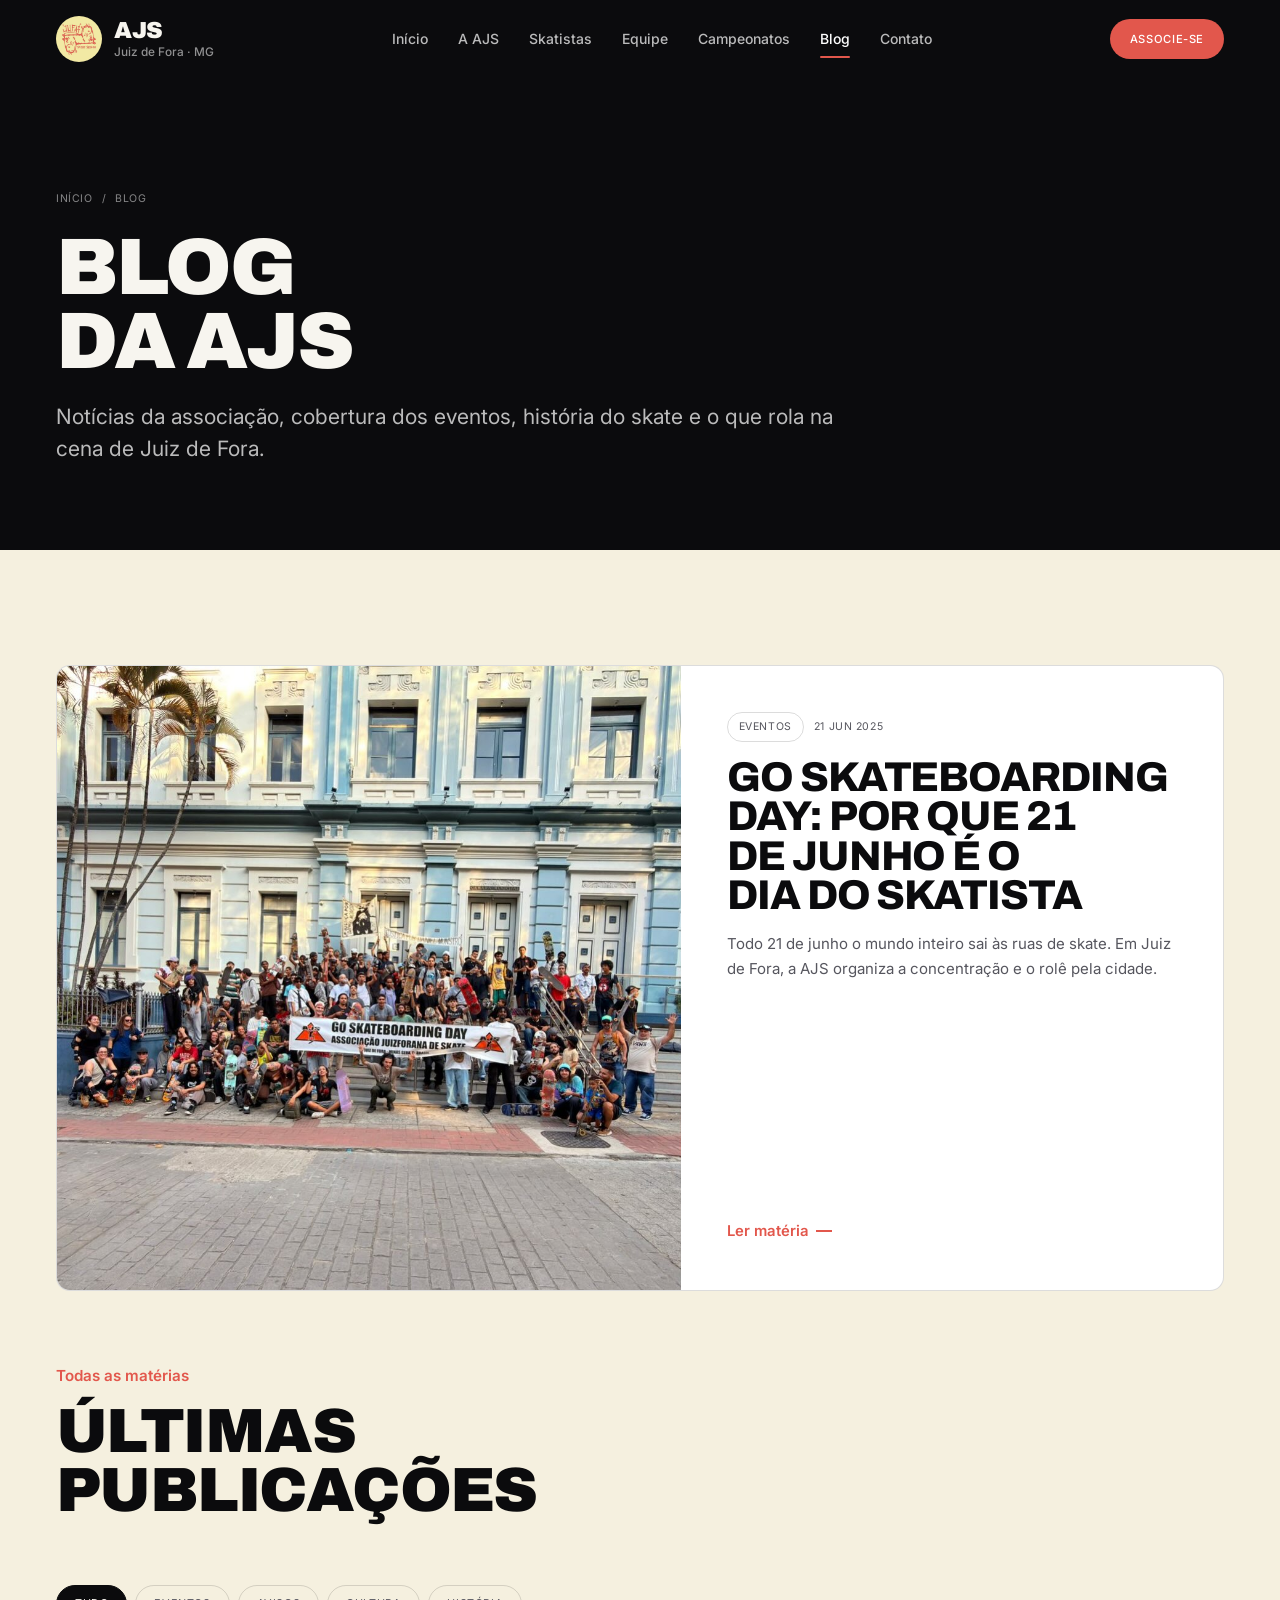
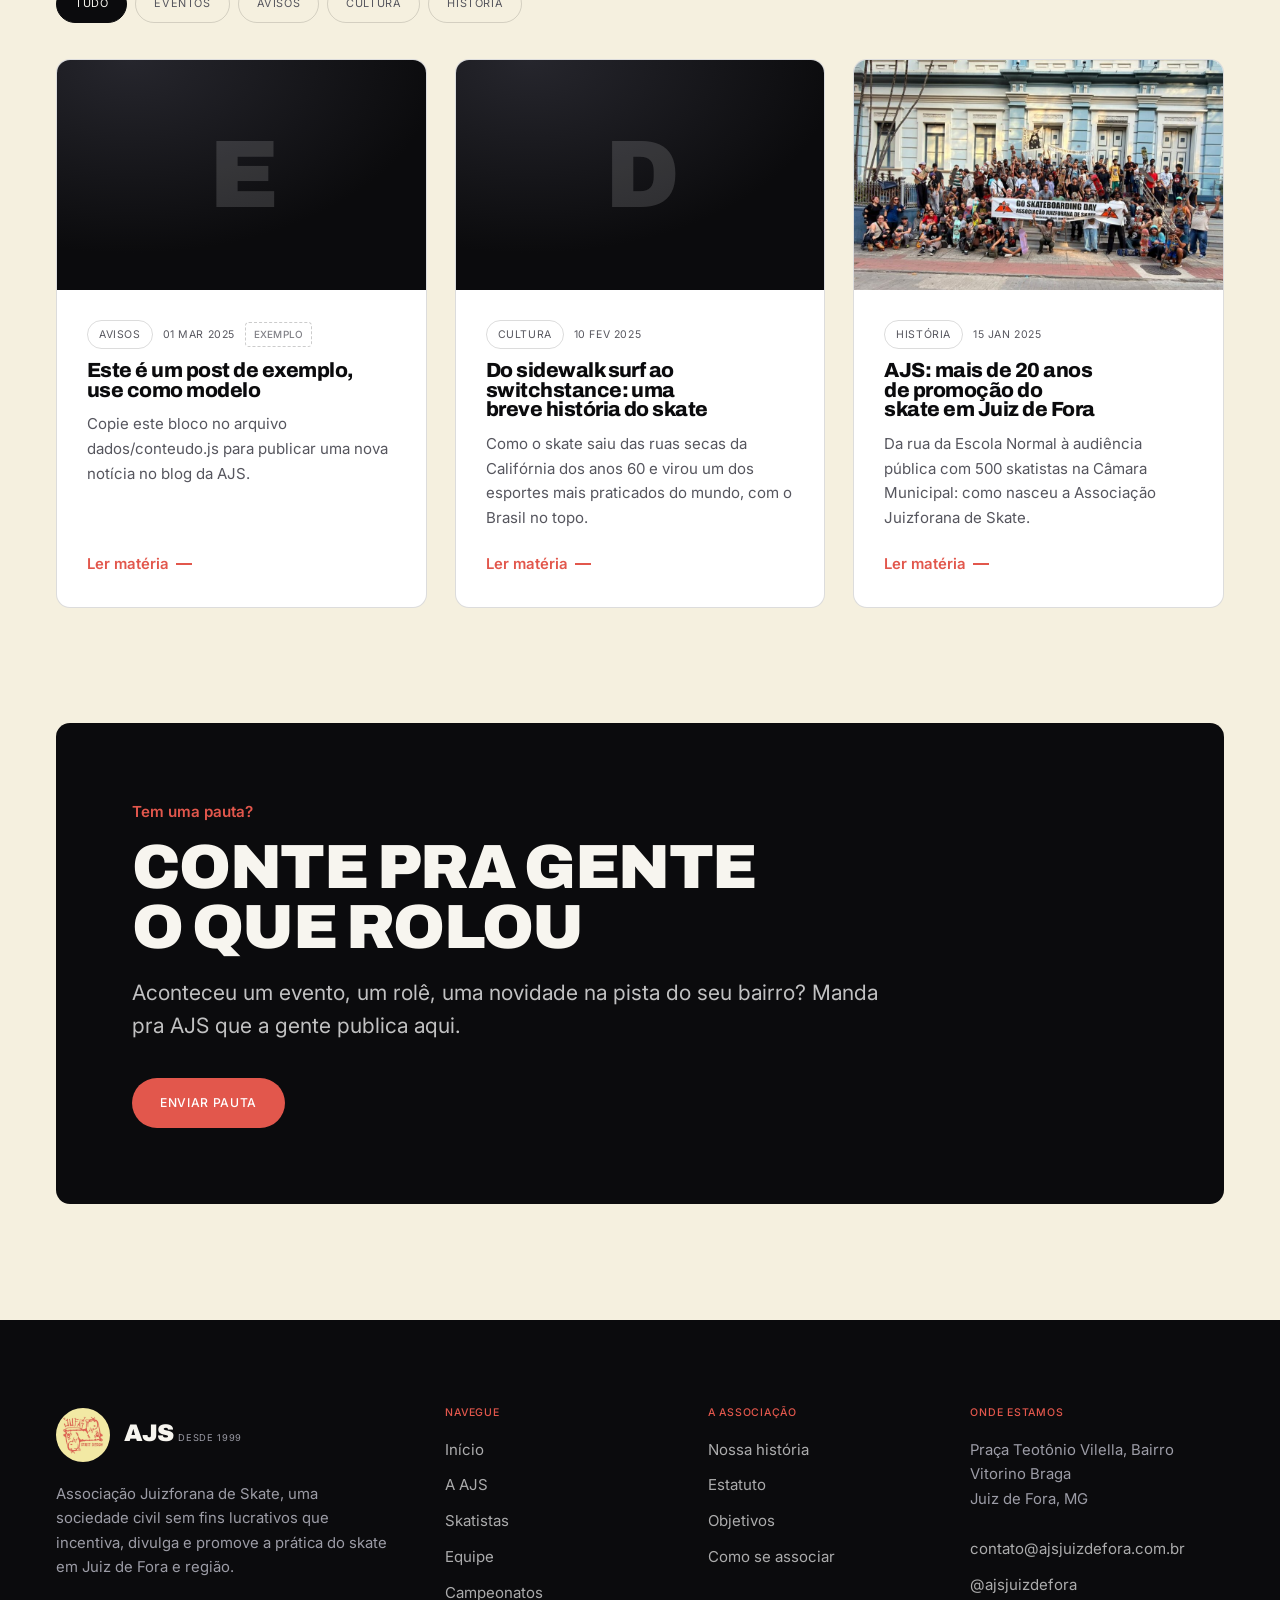
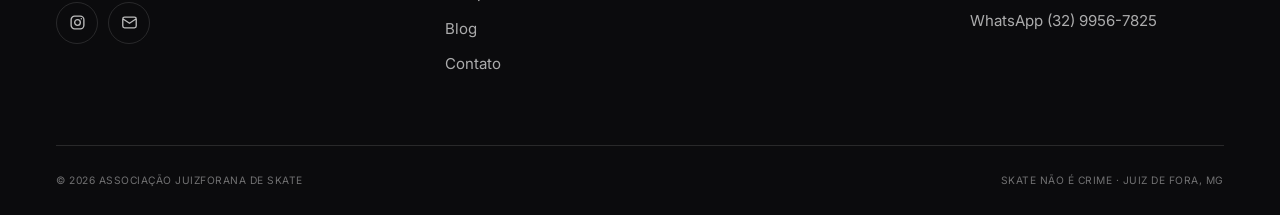
<file: blog.html>
<!DOCTYPE html>
<html lang="pt-BR">
<head>
<meta charset="UTF-8">
<meta name="viewport" content="width=device-width, initial-scale=1">
<title>Blog | Associação Juizforana de Skate</title>
<meta name="description" content="Notícias, história e cultura do skate em Juiz de Fora pela Associação Juizforana de Skate.">
<meta name="theme-color" content="#0B0B0D">
<link rel="icon" href="assets/logo.jpg">
<link rel="preconnect" href="https://fonts.googleapis.com">
<link rel="preconnect" href="https://fonts.gstatic.com" crossorigin>
<link href="https://fonts.googleapis.com/css2?family=Archivo:wght@600;700;800;900&family=Inter:wght@400;500;600&display=swap" rel="stylesheet">
<link rel="stylesheet" href="css/estilo.css">
</head>
<body data-pagina="blog">
<div class="carregando" id="carregando" aria-hidden="true">
  <img src="assets/logo.jpg" alt="">
  <div class="pista"><span></span></div>
</div>
<a href="#conteudo" class="pular-para">Pular para o conteúdo</a>

<main id="conteudo">

  <header class="pagina-topo">
    <div class="wrap">
      <nav class="migalhas" aria-label="Você está em"><a href="index.html">Início</a> / <span>Blog</span></nav>
      <h1>Blog<br>da AJS</h1>
      <p class="lead">
        Notícias da associação, cobertura dos eventos, história do skate e o que rola
        na cena de Juiz de Fora.
      </p>
    </div>
  </header>

  <section class="secao">
    <div class="wrap">
      <div id="post-destaque"></div>

      <div class="cabeca-secao" style="margin-top:clamp(44px,6vw,72px)">
        <div>
          <span class="kicker">Todas as matérias</span>
          <h2 class="titulo-secao">Últimas publicações</h2>
        </div>
      </div>

      <div class="filtros" id="filtros-categoria"></div>
      <div class="grade g-3" id="lista-posts"></div>
    </div>
  </section>

  <section class="secao" style="padding-top:0">
    <div class="wrap">
      <div class="cta reveal">
        <span class="kicker">Tem uma pauta?</span>
        <h2 class="titulo-secao">Conte pra gente<br>o que rolou</h2>
        <p class="lead">
          Aconteceu um evento, um rolê, uma novidade na pista do seu bairro? Manda pra AJS
          que a gente publica aqui.
        </p>
        <div class="hero-acoes">
          <a class="btn btn-primario" data-zap="Olá! Tenho uma pauta para o blog da AJS." href="contato.html">Enviar pauta</a>
        </div>
      </div>
    </div>
  </section>

</main>

<script src="dados/conteudo.js"></script>
<script src="js/site.js"></script>
</body>
</html>
</file>
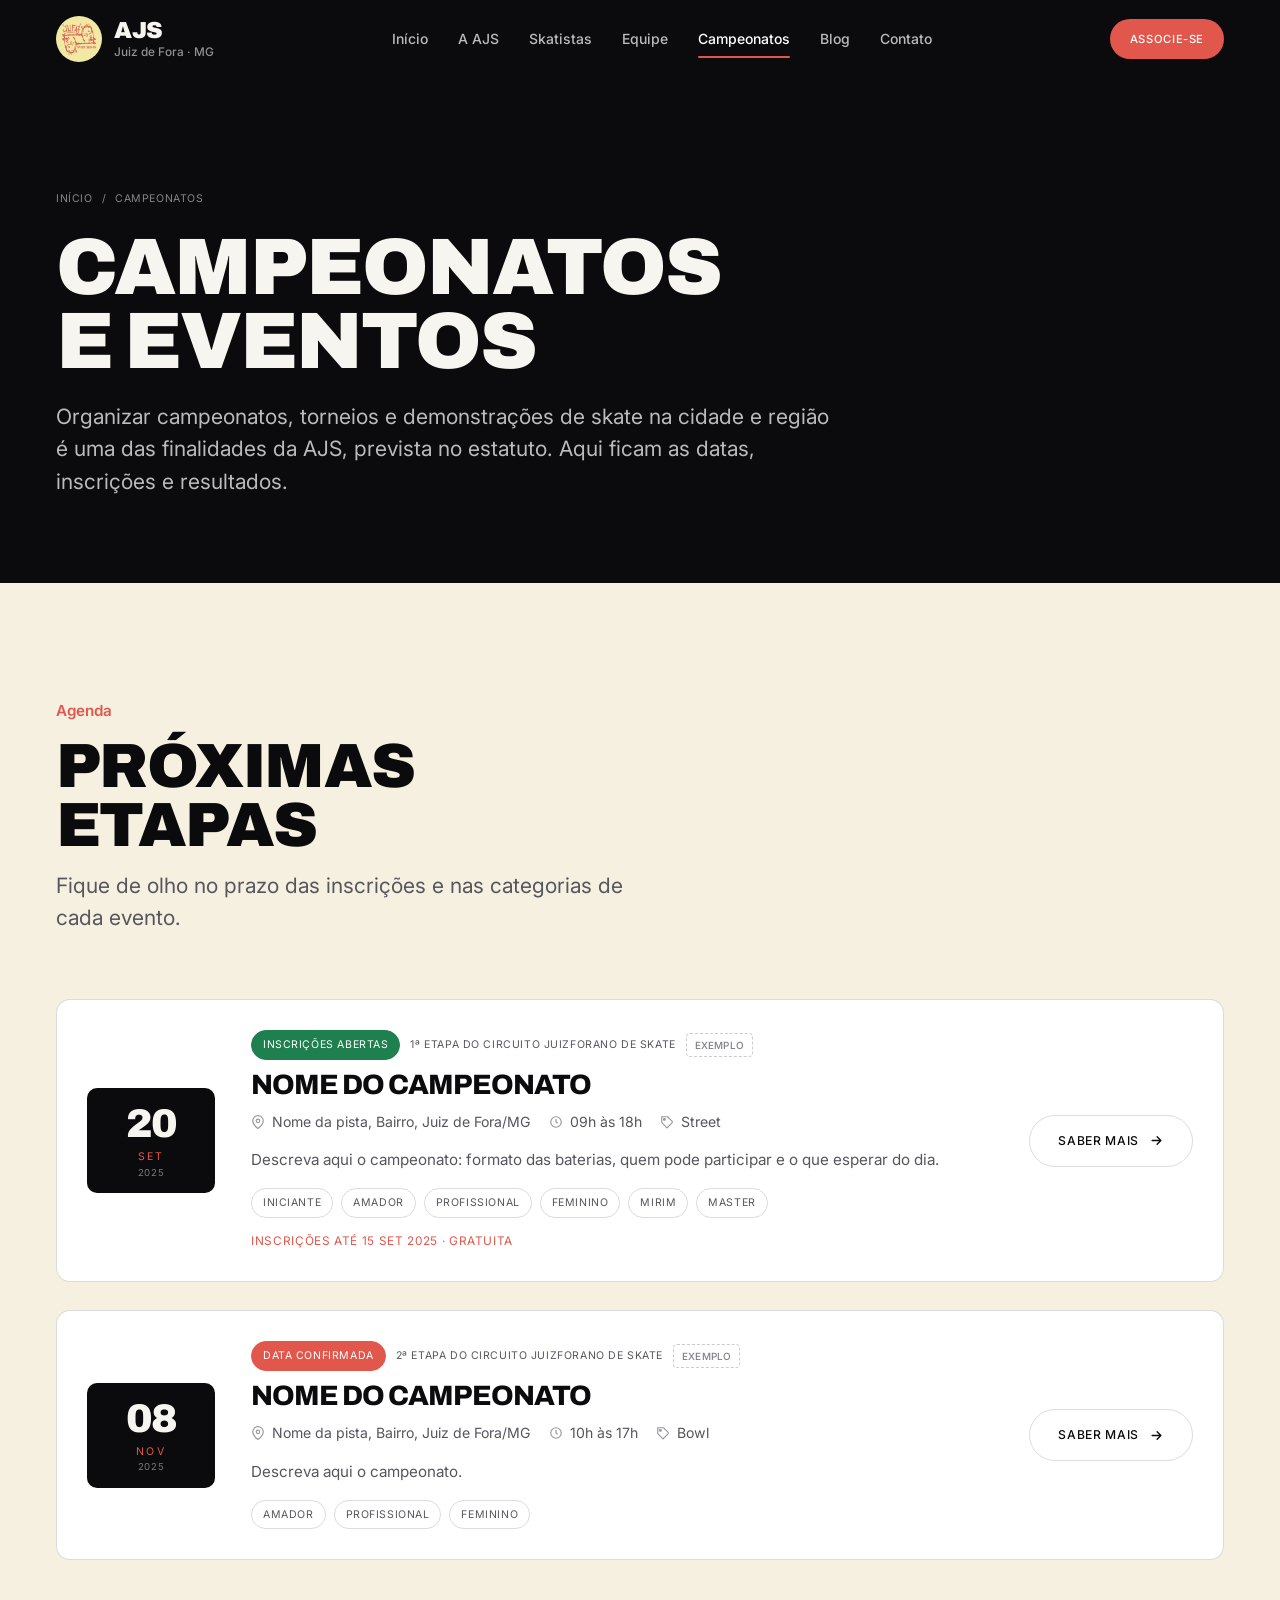
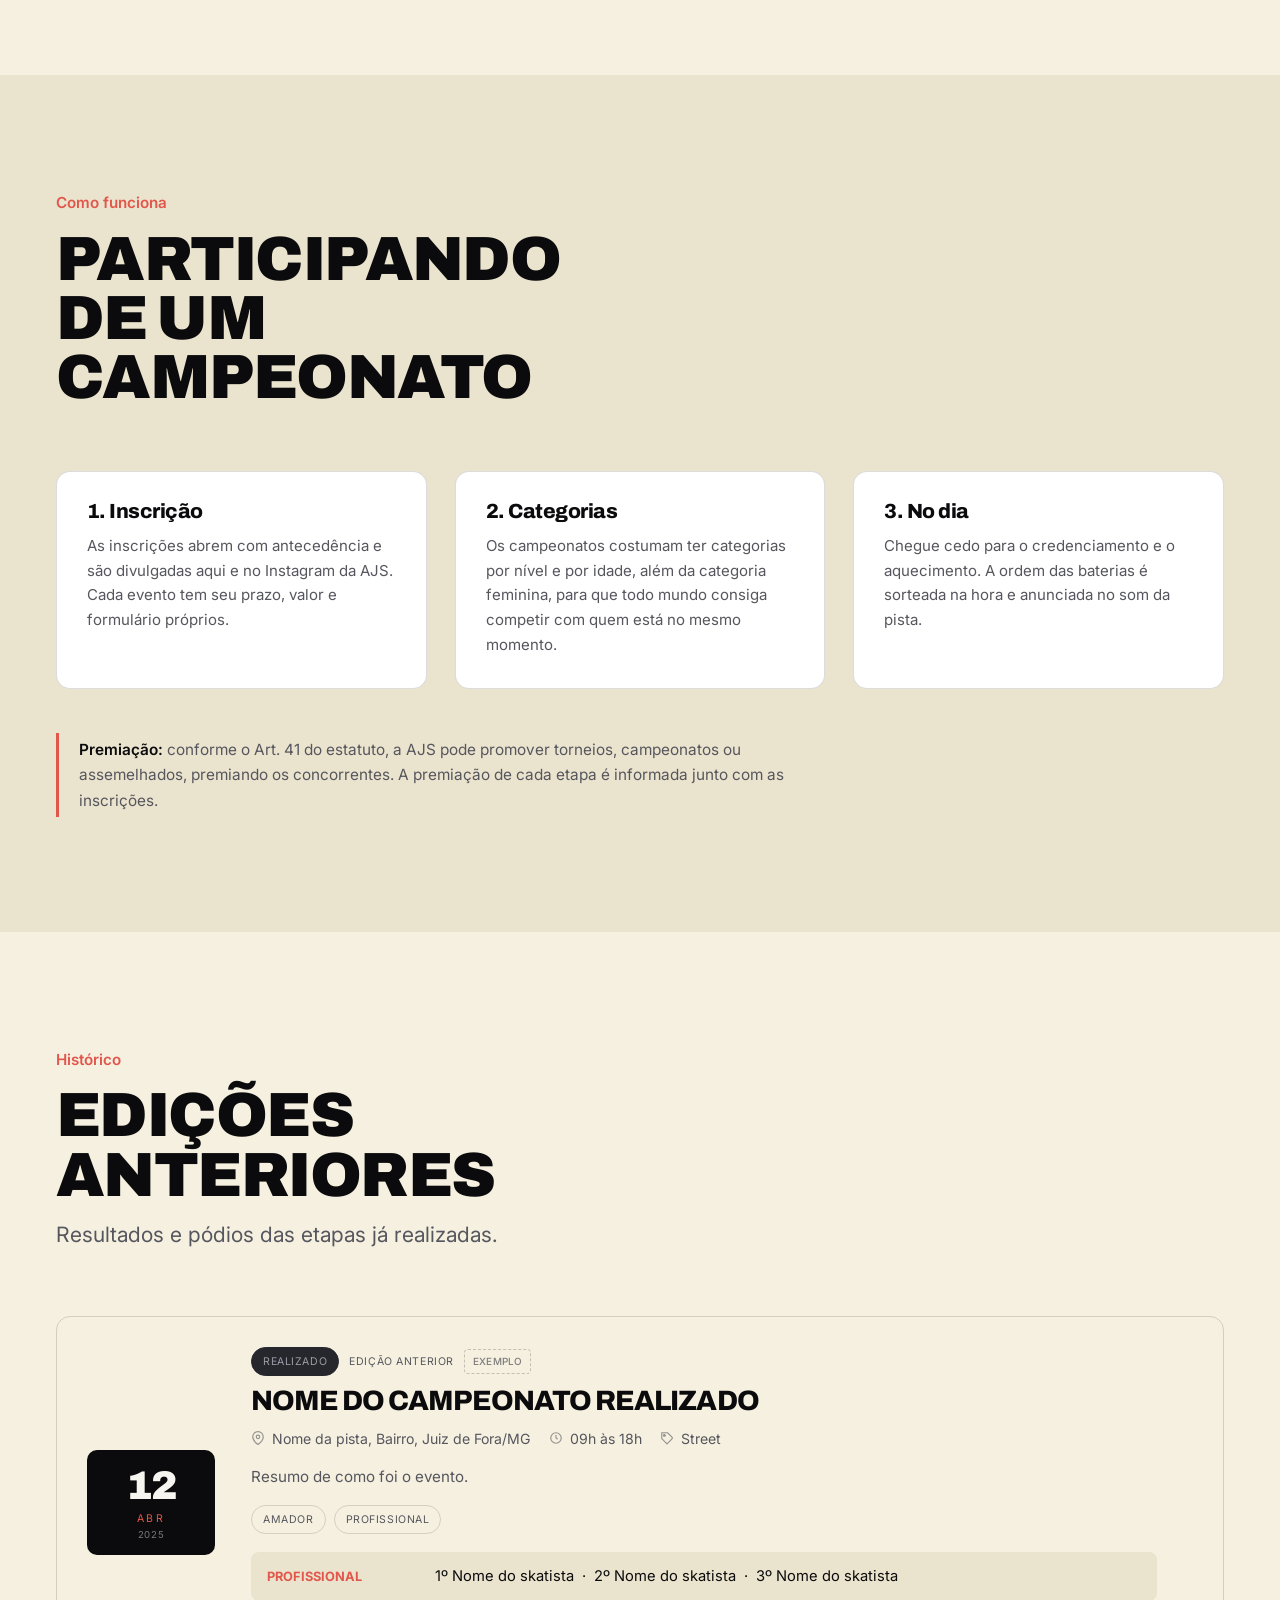
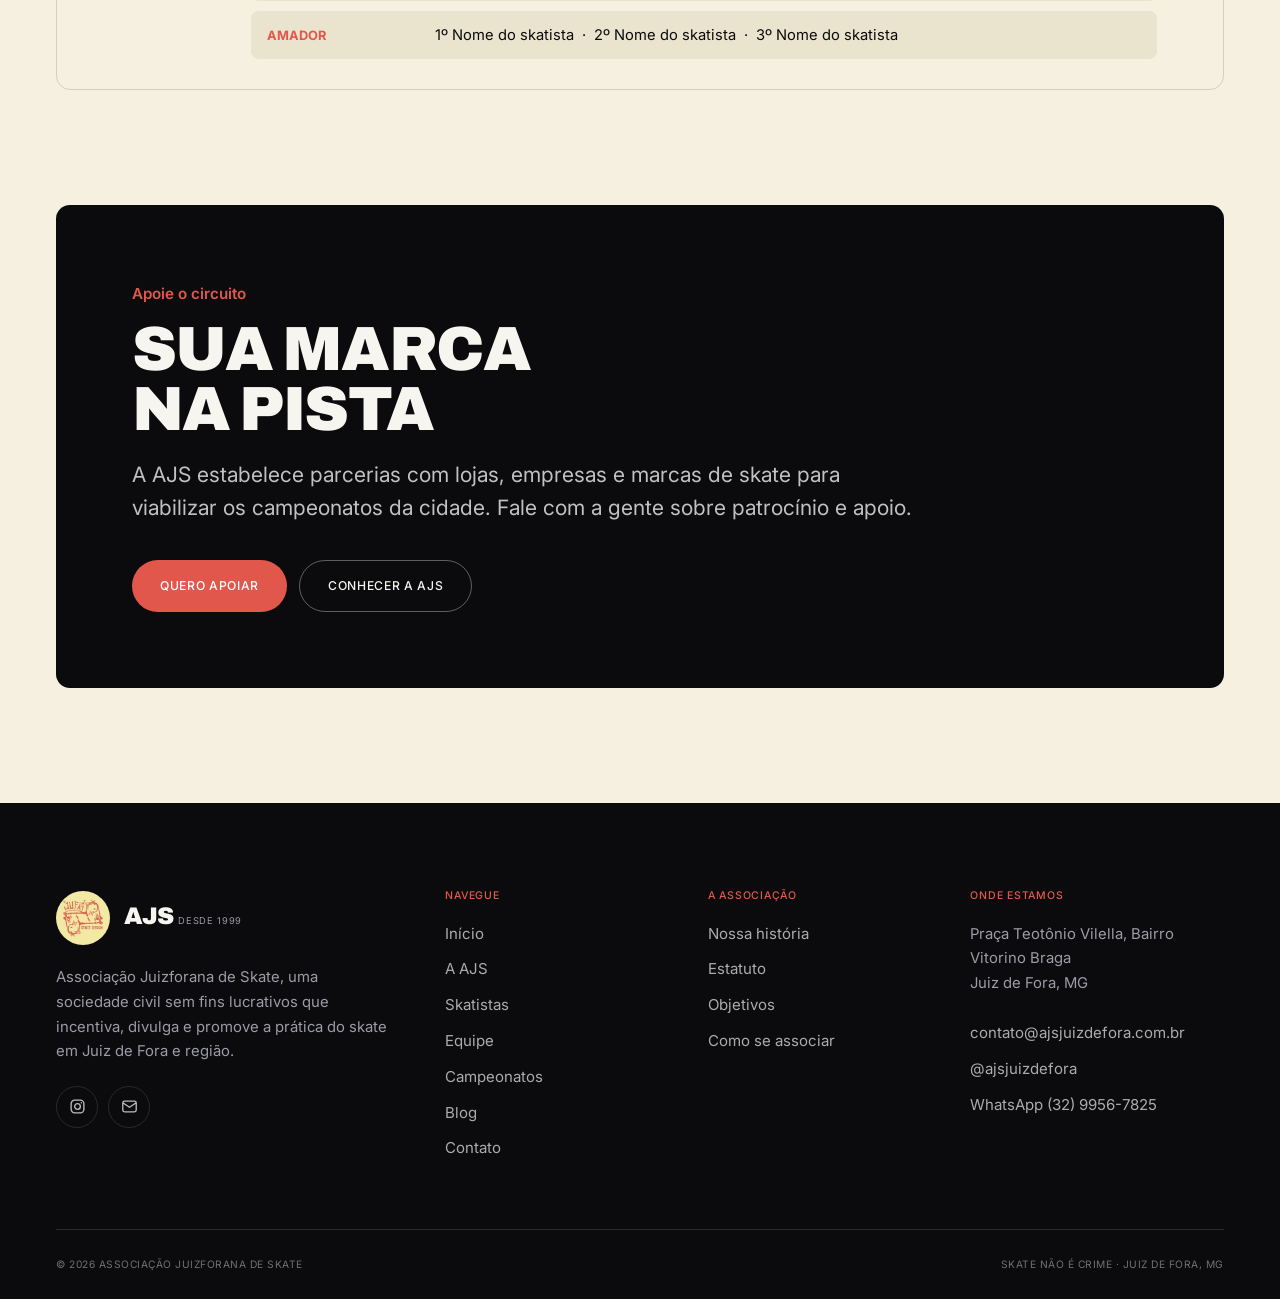
<file: campeonatos.html>
<!DOCTYPE html>
<html lang="pt-BR">
<head>
<meta charset="UTF-8">
<meta name="viewport" content="width=device-width, initial-scale=1">
<title>Campeonatos | Associação Juizforana de Skate</title>
<meta name="description" content="Agenda de campeonatos, etapas do circuito juizforano, inscrições, categorias e resultados dos eventos organizados pela AJS.">
<meta name="theme-color" content="#0B0B0D">
<link rel="icon" href="assets/logo.jpg">
<link rel="preconnect" href="https://fonts.googleapis.com">
<link rel="preconnect" href="https://fonts.gstatic.com" crossorigin>
<link href="https://fonts.googleapis.com/css2?family=Archivo:wght@600;700;800;900&family=Inter:wght@400;500;600&display=swap" rel="stylesheet">
<link rel="stylesheet" href="css/estilo.css">
</head>
<body data-pagina="campeonatos">
<div class="carregando" id="carregando" aria-hidden="true">
  <img src="assets/logo.jpg" alt="">
  <div class="pista"><span></span></div>
</div>
<a href="#conteudo" class="pular-para">Pular para o conteúdo</a>

<main id="conteudo">

  <header class="pagina-topo">
    <div class="wrap">
      <nav class="migalhas" aria-label="Você está em"><a href="index.html">Início</a> / <span>Campeonatos</span></nav>
      <h1>Campeonatos<br>e eventos</h1>
      <p class="lead">
        Organizar campeonatos, torneios e demonstrações de skate na cidade e região é uma das
        finalidades da AJS, prevista no estatuto. Aqui ficam as datas, inscrições e resultados.
      </p>
    </div>
  </header>

  <section class="secao">
    <div class="wrap">
      <div class="cabeca-secao">
        <div>
          <span class="kicker">Agenda</span>
          <h2 class="titulo-secao">Próximas etapas</h2>
          <p class="lead mt-s">Fique de olho no prazo das inscrições e nas categorias de cada evento.</p>
        </div>
      </div>
      <div class="grade" id="lista-proximos"></div>
    </div>
  </section>

  <section class="secao secao-creme-2">
    <div class="wrap">
      <div class="cabeca-secao">
        <div>
          <span class="kicker">Como funciona</span>
          <h2 class="titulo-secao">Participando<br>de um campeonato</h2>
        </div>
      </div>

      <div class="grade g-3">
        <article class="card reveal">
          <div class="card-corpo">
            <h3>1. Inscrição</h3>
            <p>As inscrições abrem com antecedência e são divulgadas aqui e no Instagram da AJS.
               Cada evento tem seu prazo, valor e formulário próprios.</p>
          </div>
        </article>
        <article class="card reveal">
          <div class="card-corpo">
            <h3>2. Categorias</h3>
            <p>Os campeonatos costumam ter categorias por nível e por idade, além da categoria
               feminina, para que todo mundo consiga competir com quem está no mesmo momento.</p>
          </div>
        </article>
        <article class="card reveal">
          <div class="card-corpo">
            <h3>3. No dia</h3>
            <p>Chegue cedo para o credenciamento e o aquecimento. A ordem das baterias é sorteada
               na hora e anunciada no som da pista.</p>
          </div>
        </article>
      </div>

      <p class="aviso mt-g reveal">
        <strong>Premiação:</strong> conforme o Art. 41 do estatuto, a AJS pode promover torneios,
        campeonatos ou assemelhados, premiando os concorrentes. A premiação de cada etapa é
        informada junto com as inscrições.
      </p>
    </div>
  </section>

  <section class="secao">
    <div class="wrap">
      <div class="cabeca-secao">
        <div>
          <span class="kicker">Histórico</span>
          <h2 class="titulo-secao">Edições anteriores</h2>
          <p class="lead mt-s">Resultados e pódios das etapas já realizadas.</p>
        </div>
      </div>
      <div class="grade" id="lista-realizados"></div>
    </div>
  </section>

  <section class="secao" style="padding-top:0">
    <div class="wrap">
      <div class="cta reveal">
        <span class="kicker">Apoie o circuito</span>
        <h2 class="titulo-secao">Sua marca<br>na pista</h2>
        <p class="lead">
          A AJS estabelece parcerias com lojas, empresas e marcas de skate para viabilizar
          os campeonatos da cidade. Fale com a gente sobre patrocínio e apoio.
        </p>
        <div class="hero-acoes">
          <a class="btn btn-primario" data-zap="Olá! Quero apoiar / patrocinar os campeonatos da AJS." href="contato.html">Quero apoiar</a>
          <a class="btn btn-fantasma" href="sobre.html">Conhecer a AJS</a>
        </div>
      </div>
    </div>
  </section>

</main>

<script src="dados/conteudo.js"></script>
<script src="js/site.js"></script>
</body>
</html>
</file>
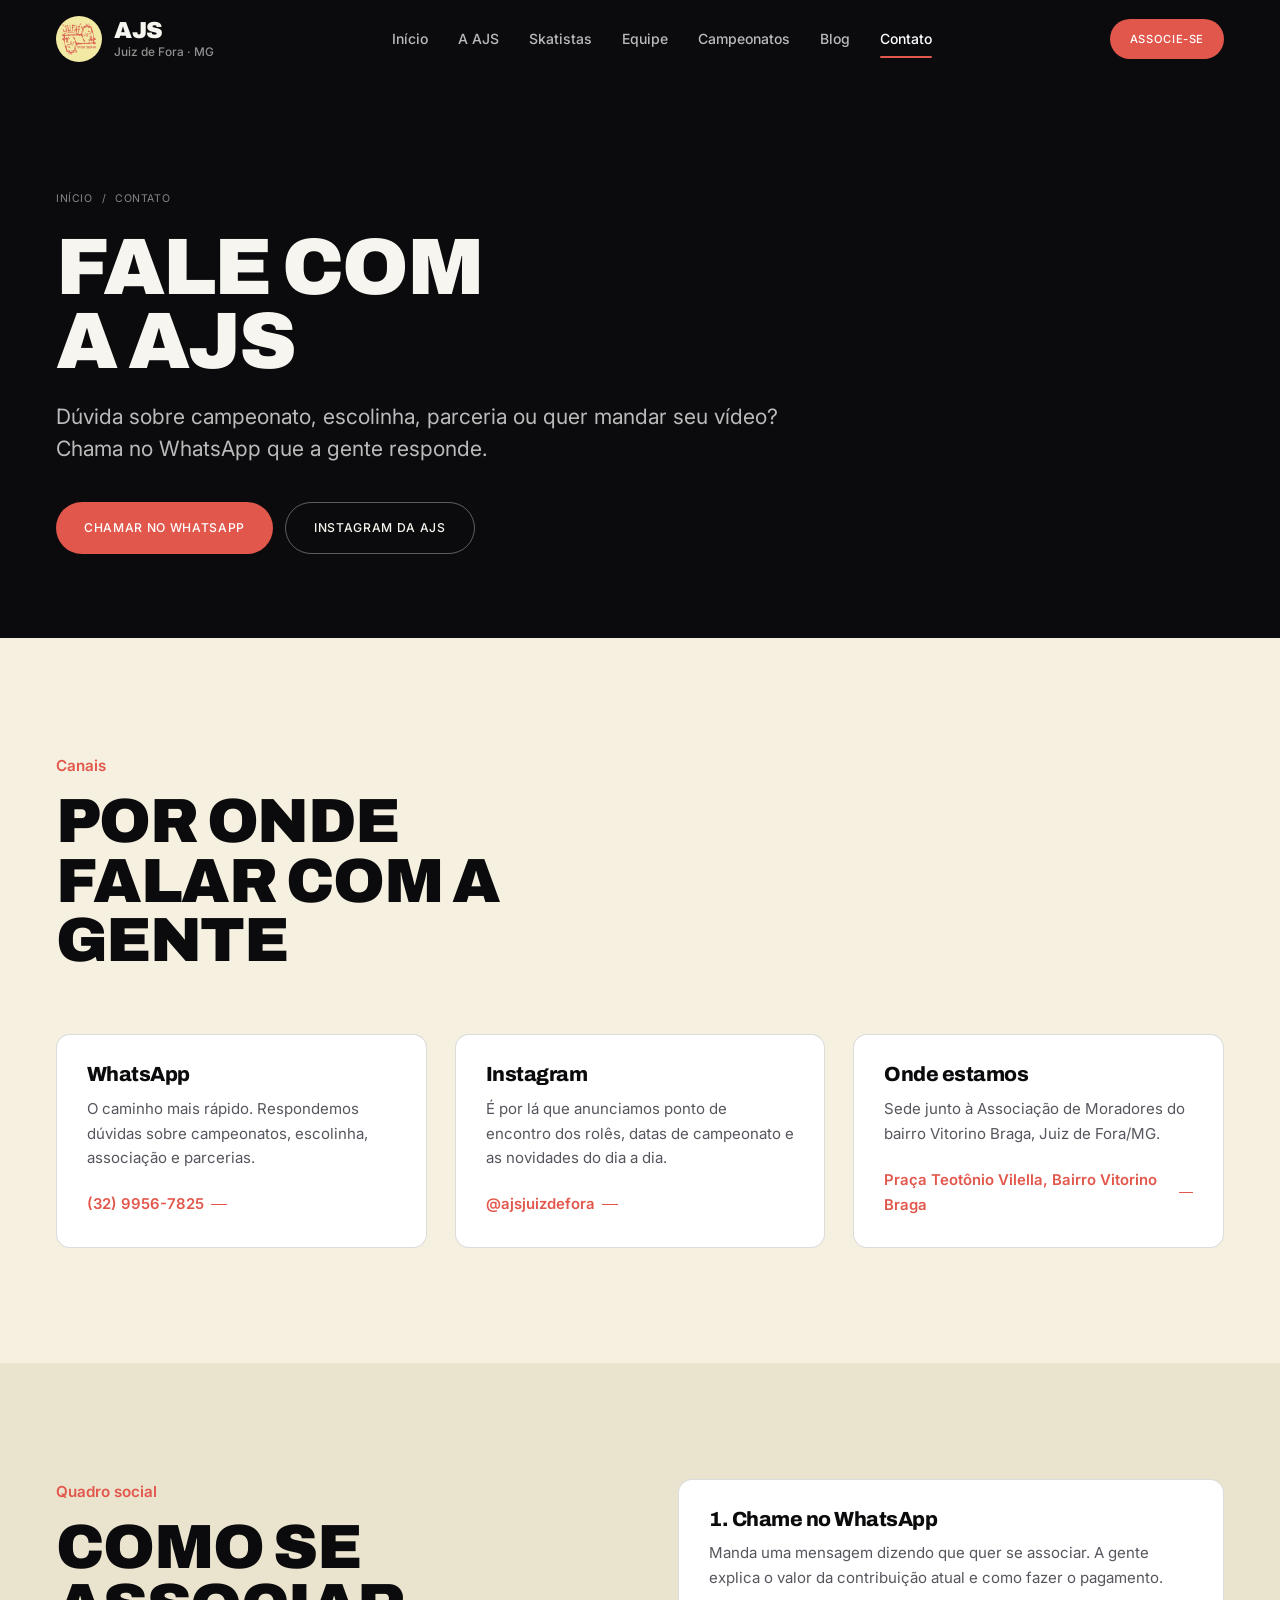
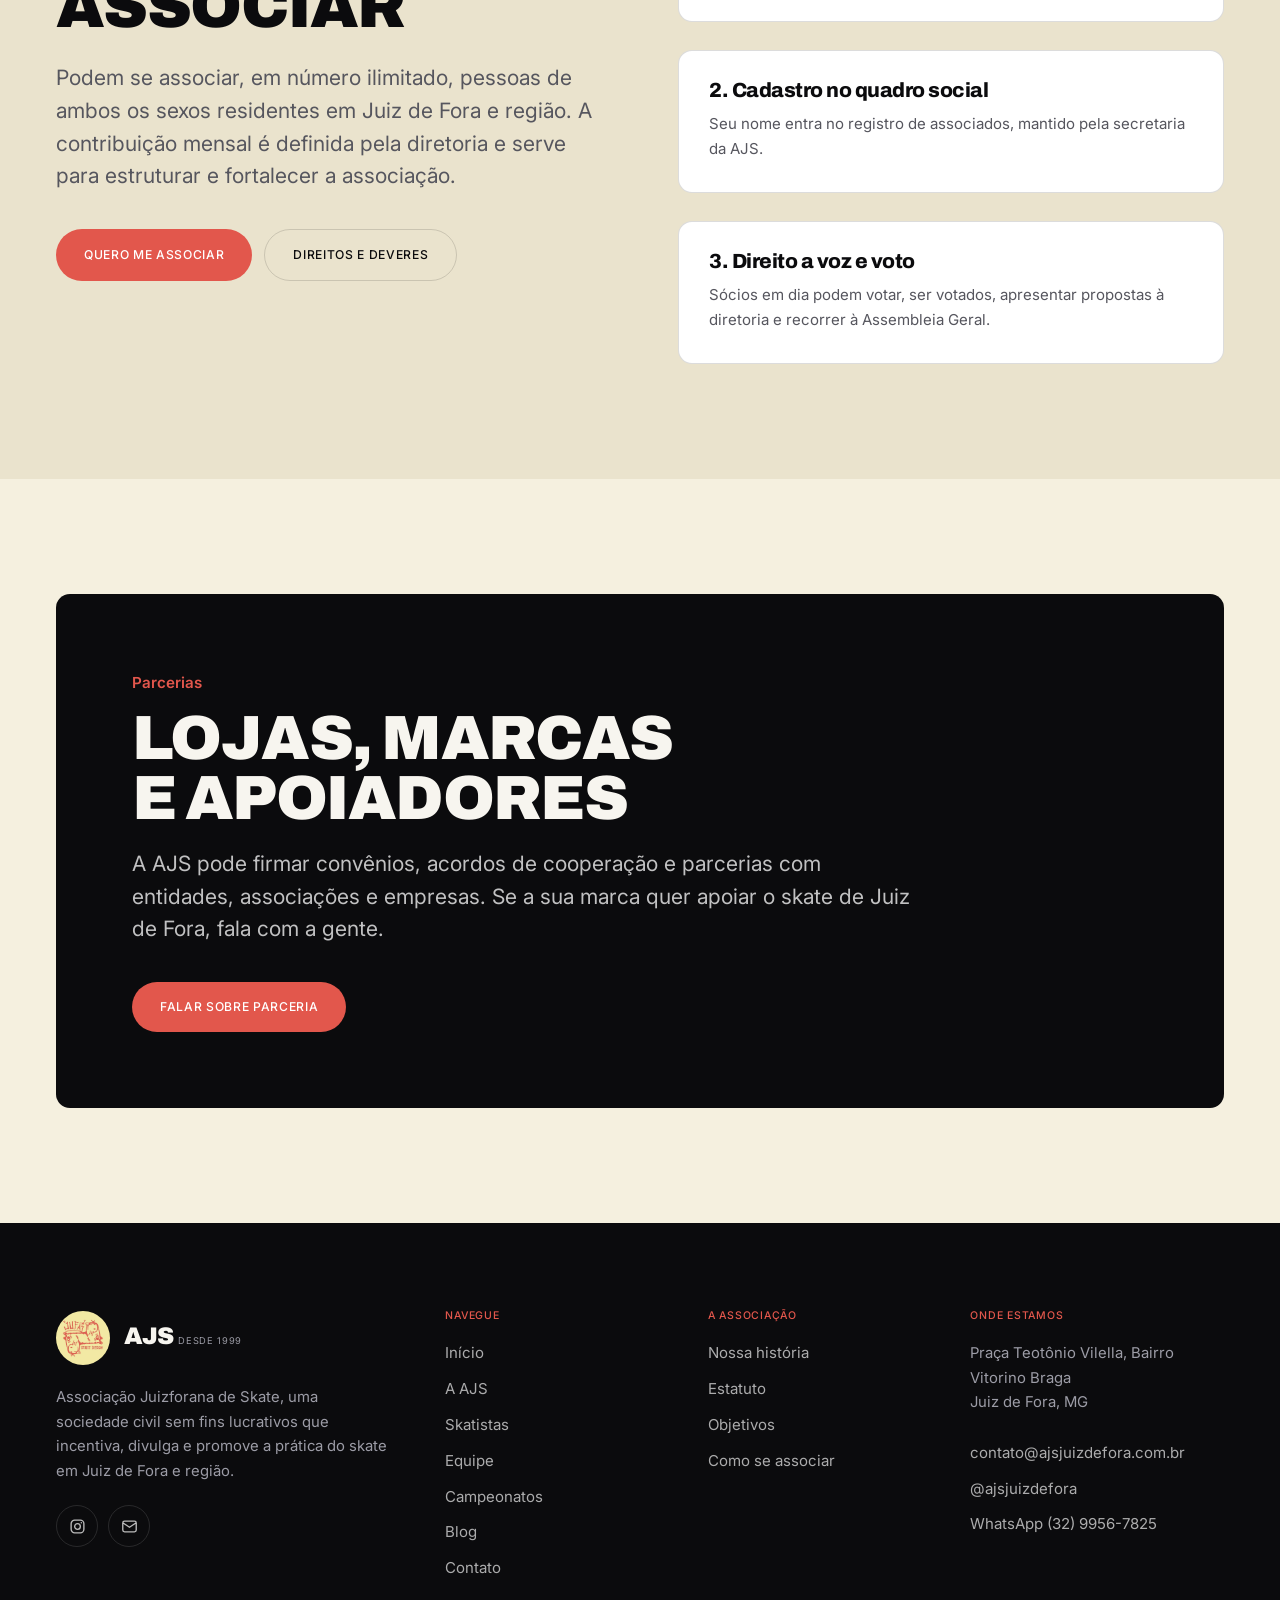
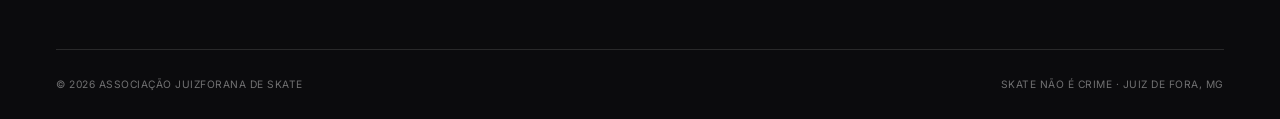
<file: contato.html>
<!DOCTYPE html>
<html lang="pt-BR">
<head>
<meta charset="UTF-8">
<meta name="viewport" content="width=device-width, initial-scale=1">
<title>Contato | Associação Juizforana de Skate</title>
<meta name="description" content="Fale com a Associação Juizforana de Skate pelo WhatsApp ou Instagram. Saiba também como se associar à AJS.">
<meta name="theme-color" content="#0B0B0D">
<link rel="icon" href="assets/logo.jpg">
<link rel="preconnect" href="https://fonts.googleapis.com">
<link rel="preconnect" href="https://fonts.gstatic.com" crossorigin>
<link href="https://fonts.googleapis.com/css2?family=Archivo:wght@600;700;800;900&family=Inter:wght@400;500;600&display=swap" rel="stylesheet">
<link rel="stylesheet" href="css/estilo.css">
</head>
<body data-pagina="contato">
<div class="carregando" id="carregando" aria-hidden="true">
  <img src="assets/logo.jpg" alt="">
  <div class="pista"><span></span></div>
</div>
<a href="#conteudo" class="pular-para">Pular para o conteúdo</a>

<main id="conteudo">

  <header class="pagina-topo">
    <div class="wrap">
      <nav class="migalhas" aria-label="Você está em"><a href="index.html">Início</a> / <span>Contato</span></nav>
      <h1>Fale com<br>a AJS</h1>
      <p class="lead">
        Dúvida sobre campeonato, escolinha, parceria ou quer mandar seu vídeo?
        Chama no WhatsApp que a gente responde.
      </p>
      <div class="hero-acoes">
        <a class="btn btn-primario" data-zap="Olá! Vim pelo site da AJS." href="#">Chamar no WhatsApp</a>
        <a class="btn btn-fantasma" id="link-instagram" href="#">Instagram da AJS</a>
      </div>
    </div>
  </header>

  <section class="secao">
    <div class="wrap">
      <div class="cabeca-secao">
        <div>
          <span class="kicker">Canais</span>
          <h2 class="titulo-secao">Por onde<br>falar com a gente</h2>
        </div>
      </div>

      <div class="grade g-3" id="canais"></div>
    </div>
  </section>

  <section class="secao secao-creme-2" id="associar">
    <div class="wrap">
      <div class="bloco-dividido" style="align-items:flex-start">
        <div class="reveal">
          <span class="kicker">Quadro social</span>
          <h2 class="titulo-secao">Como se<br>associar</h2>
          <div class="texto-longo lead mt-m">
            <p>
              Podem se associar, em número ilimitado, pessoas de ambos os sexos residentes em
              Juiz de Fora e região. A contribuição mensal é definida pela diretoria e serve
              para estruturar e fortalecer a associação.
            </p>
          </div>
          <div class="hero-acoes">
            <a class="btn btn-primario" data-zap="Olá! Quero me associar à AJS. Como faço?" href="#">Quero me associar</a>
            <a class="btn btn-fantasma" href="estatuto.html">Direitos e deveres</a>
          </div>
        </div>

        <div class="reveal">
          <div class="grade">
            <article class="card">
              <div class="card-corpo">
                <h3>1. Chame no WhatsApp</h3>
                <p>Manda uma mensagem dizendo que quer se associar. A gente explica o valor
                   da contribuição atual e como fazer o pagamento.</p>
              </div>
            </article>
            <article class="card">
              <div class="card-corpo">
                <h3>2. Cadastro no quadro social</h3>
                <p>Seu nome entra no registro de associados, mantido pela secretaria da AJS.</p>
              </div>
            </article>
            <article class="card">
              <div class="card-corpo">
                <h3>3. Direito a voz e voto</h3>
                <p>Sócios em dia podem votar, ser votados, apresentar propostas à diretoria e
                   recorrer à Assembleia Geral.</p>
              </div>
            </article>
          </div>
        </div>
      </div>
    </div>
  </section>

  <section class="secao">
    <div class="wrap">
      <div class="cta reveal">
        <span class="kicker">Parcerias</span>
        <h2 class="titulo-secao">Lojas, marcas<br>e apoiadores</h2>
        <p class="lead">
          A AJS pode firmar convênios, acordos de cooperação e parcerias com entidades,
          associações e empresas. Se a sua marca quer apoiar o skate de Juiz de Fora, fala com a gente.
        </p>
        <div class="hero-acoes">
          <a class="btn btn-primario" data-zap="Olá! Represento uma marca/loja e quero falar sobre parceria com a AJS." href="#">Falar sobre parceria</a>
        </div>
      </div>
    </div>
  </section>

</main>

<script src="dados/conteudo.js"></script>
<script src="js/site.js"></script>
</body>
</html>
</file>
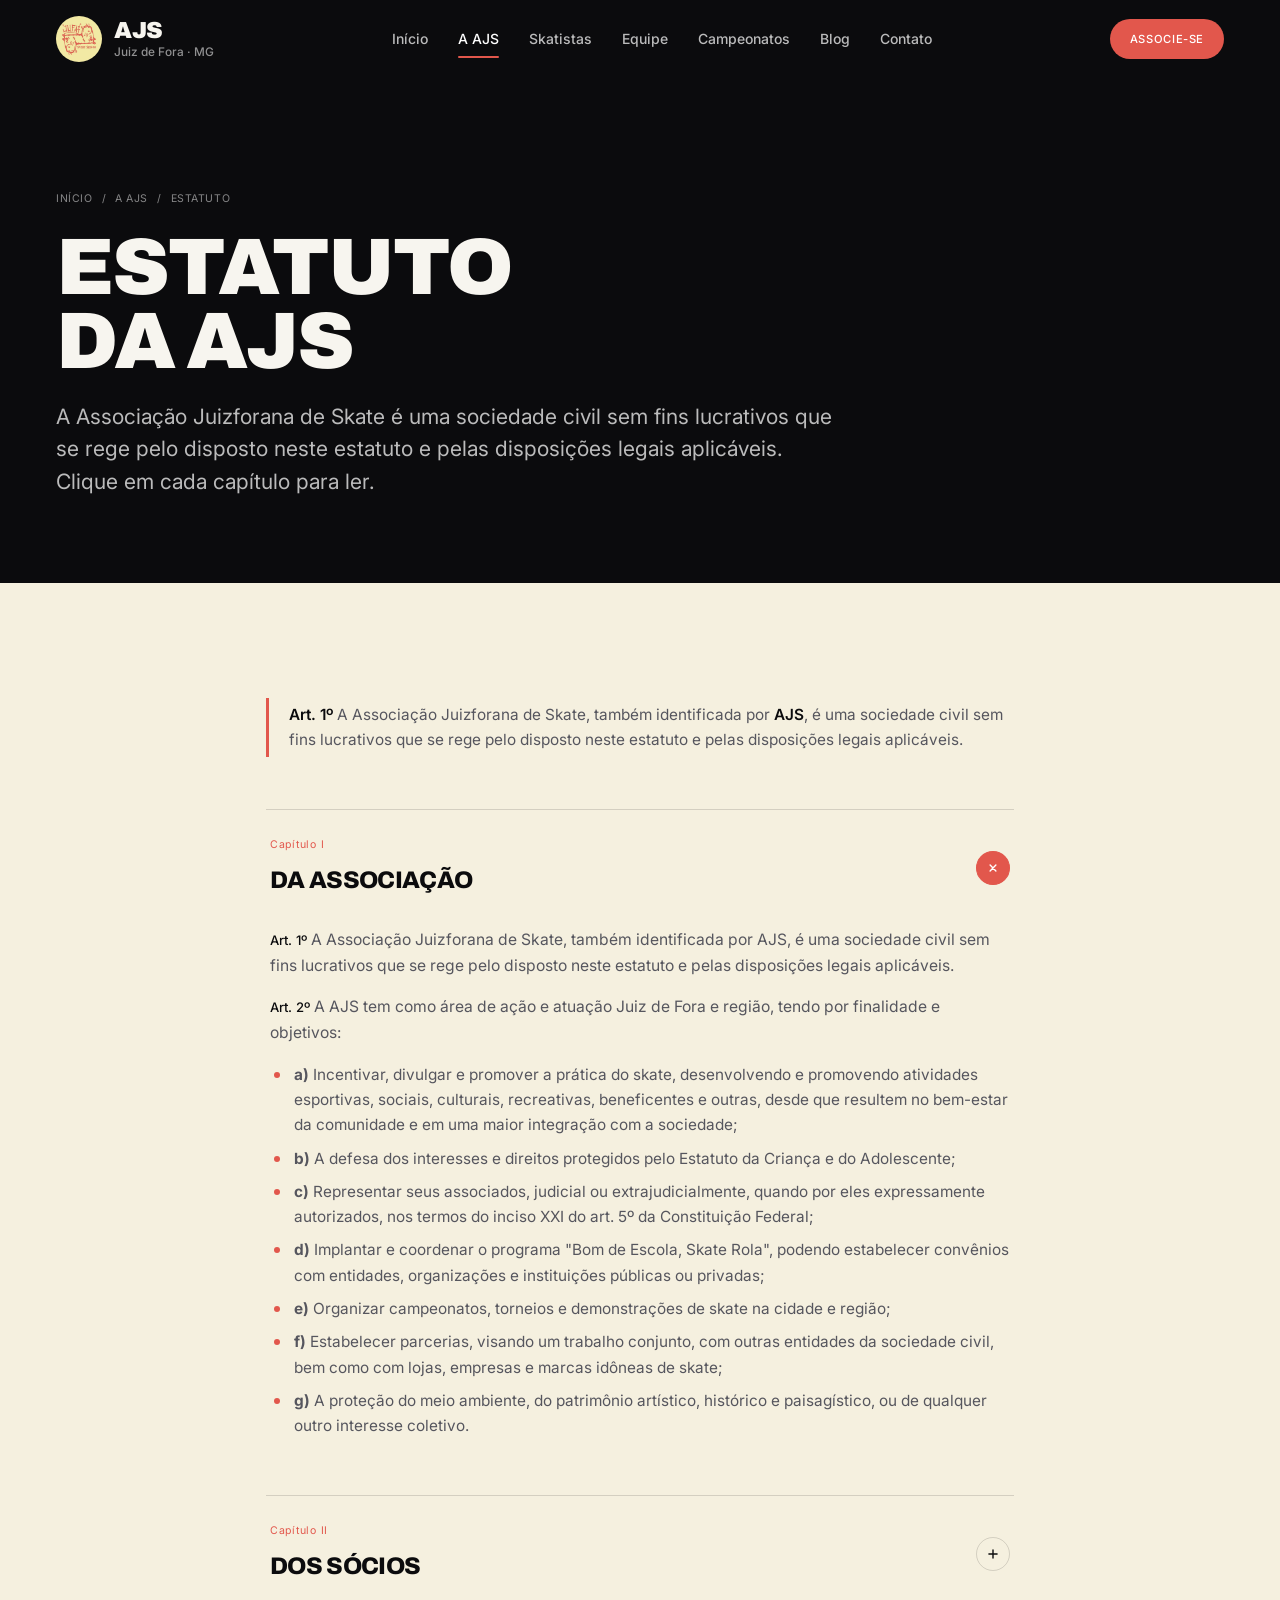
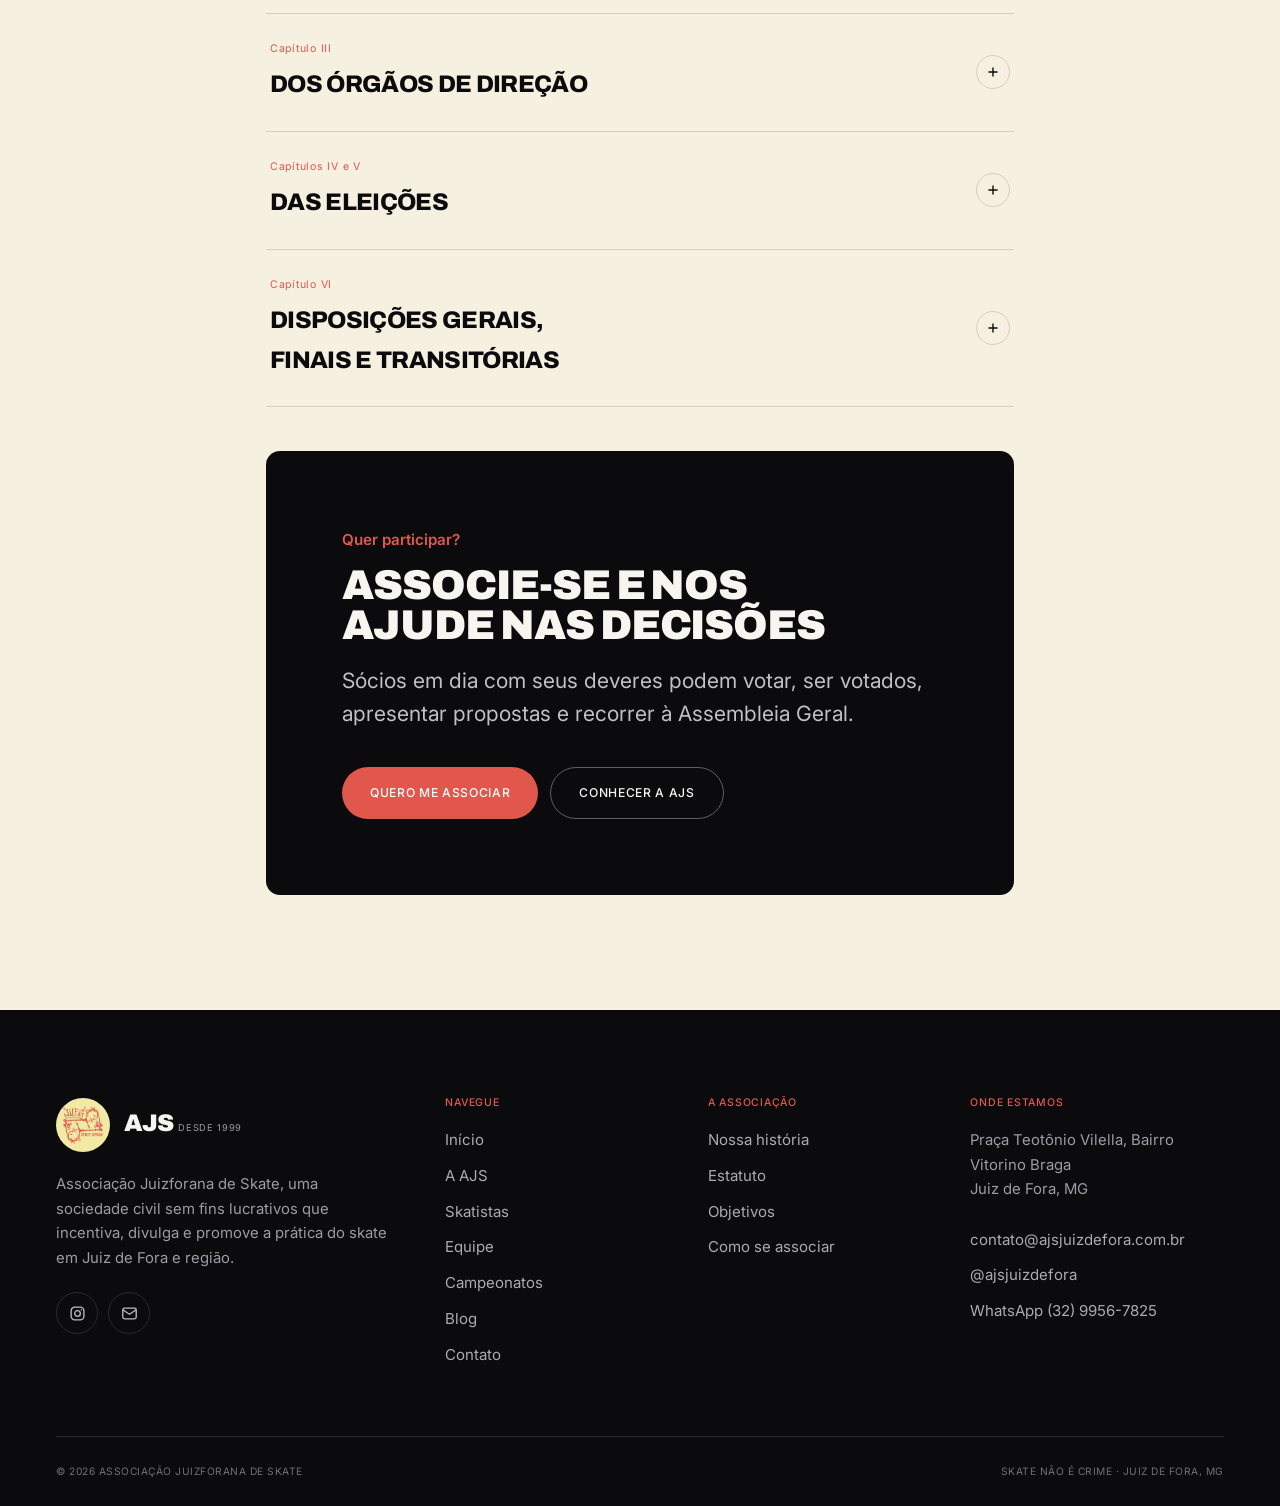
<file: estatuto.html>
<!DOCTYPE html>
<html lang="pt-BR">
<head>
<meta charset="UTF-8">
<meta name="viewport" content="width=device-width, initial-scale=1">
<title>Estatuto | Associação Juizforana de Skate</title>
<meta name="description" content="Estatuto completo da Associação Juizforana de Skate (AJS): dos sócios, dos órgãos de direção, da diretoria, do conselho fiscal, da assembleia geral e das eleições.">
<meta name="theme-color" content="#0B0B0D">
<link rel="icon" href="assets/logo.jpg">
<link rel="preconnect" href="https://fonts.googleapis.com">
<link rel="preconnect" href="https://fonts.gstatic.com" crossorigin>
<link href="https://fonts.googleapis.com/css2?family=Archivo:wght@600;700;800;900&family=Inter:wght@400;500;600&display=swap" rel="stylesheet">
<link rel="stylesheet" href="css/estilo.css">
</head>
<body data-pagina="estatuto">
<div class="carregando" id="carregando" aria-hidden="true">
  <img src="assets/logo.jpg" alt="">
  <div class="pista"><span></span></div>
</div>
<a href="#conteudo" class="pular-para">Pular para o conteúdo</a>

<main id="conteudo">

  <header class="pagina-topo">
    <div class="wrap">
      <nav class="migalhas" aria-label="Você está em">
        <a href="index.html">Início</a> / <a href="sobre.html">A AJS</a> / <span>Estatuto</span>
      </nav>
      <h1>Estatuto<br>da AJS</h1>
      <p class="lead">
        A Associação Juizforana de Skate é uma sociedade civil sem fins lucrativos que se rege
        pelo disposto neste estatuto e pelas disposições legais aplicáveis. Clique em cada
        capítulo para ler.
      </p>
    </div>
  </header>

  <section class="secao">
    <div class="wrap wrap-estreito">

      <div class="aviso reveal" style="margin-bottom:clamp(32px,5vw,52px)">
        <p>
          <strong>Art. 1º</strong> A Associação Juizforana de Skate, também identificada por
          <strong>AJS</strong>, é uma sociedade civil sem fins lucrativos que se rege pelo disposto
          neste estatuto e pelas disposições legais aplicáveis.
        </p>
      </div>

      <div class="sanfona">

        <!-- CAPÍTULO I -->
        <div class="sanfona-item aberto">
          <button class="sanfona-btn">
            <span>
              <span class="cap">Capítulo I</span>
              <span class="titulo">Da associação</span>
            </span>
            <span class="sanfona-mais" aria-hidden="true">
              <svg width="14" height="14" viewBox="0 0 24 24" fill="none" stroke="currentColor" stroke-width="2.4" stroke-linecap="round"><path d="M12 5v14M5 12h14"/></svg>
            </span>
          </button>
          <div class="sanfona-conteudo"><div><div class="sanfona-texto">
            <p><span class="artigo-num">Art. 1º</span> A Associação Juizforana de Skate, também identificada por AJS, é uma sociedade civil sem fins lucrativos que se rege pelo disposto neste estatuto e pelas disposições legais aplicáveis.</p>
            <p><span class="artigo-num">Art. 2º</span> A AJS tem como área de ação e atuação Juiz de Fora e região, tendo por finalidade e objetivos:</p>
            <ul>
              <li><strong>a)</strong> Incentivar, divulgar e promover a prática do skate, desenvolvendo e promovendo atividades esportivas, sociais, culturais, recreativas, beneficentes e outras, desde que resultem no bem-estar da comunidade e em uma maior integração com a sociedade;</li>
              <li><strong>b)</strong> A defesa dos interesses e direitos protegidos pelo Estatuto da Criança e do Adolescente;</li>
              <li><strong>c)</strong> Representar seus associados, judicial ou extrajudicialmente, quando por eles expressamente autorizados, nos termos do inciso XXI do art. 5º da Constituição Federal;</li>
              <li><strong>d)</strong> Implantar e coordenar o programa "Bom de Escola, Skate Rola", podendo estabelecer convênios com entidades, organizações e instituições públicas ou privadas;</li>
              <li><strong>e)</strong> Organizar campeonatos, torneios e demonstrações de skate na cidade e região;</li>
              <li><strong>f)</strong> Estabelecer parcerias, visando um trabalho conjunto, com outras entidades da sociedade civil, bem como com lojas, empresas e marcas idôneas de skate;</li>
              <li><strong>g)</strong> A proteção do meio ambiente, do patrimônio artístico, histórico e paisagístico, ou de qualquer outro interesse coletivo.</li>
            </ul>
          </div></div></div>
        </div>

        <!-- CAPÍTULO II -->
        <div class="sanfona-item">
          <button class="sanfona-btn">
            <span>
              <span class="cap">Capítulo II</span>
              <span class="titulo">Dos sócios</span>
            </span>
            <span class="sanfona-mais" aria-hidden="true">
              <svg width="14" height="14" viewBox="0 0 24 24" fill="none" stroke="currentColor" stroke-width="2.4" stroke-linecap="round"><path d="M12 5v14M5 12h14"/></svg>
            </span>
          </button>
          <div class="sanfona-conteudo"><div><div class="sanfona-texto">
            <p><span class="artigo-num">Art. 3º</span> Serão admitidos como sócios, em número ilimitado, as pessoas de ambos os sexos, residentes em Juiz de Fora e região, que se comprometerão, mensalmente, a contribuir com uma taxa cujo valor será estabelecido pela diretoria da AJS, com o objetivo de estruturar e fortalecer a AJS.</p>

            <p><span class="artigo-num">Art. 4º</span> Os sócios se agruparão nas seguintes categorias:</p>
            <ul>
              <li><strong>a) Fundadores:</strong> os que assinaram a Ata de Fundação e os Livros de Presença da Assembleia de Fundação da AJS;</li>
              <li><strong>b) Contribuintes:</strong> os que se inscreverem e forem admitidos ao quadro social e contribuem regularmente, pagando a taxa mensal;</li>
              <li><strong>c) Beneméritos:</strong> os que, de maneira excepcional, concorrem para o engrandecimento da AJS e do skate, assim como os que prestarem relevantes serviços ao esporte, ao skate ou à AJS.</li>
            </ul>
            <p><strong>§ 1º</strong> Os títulos de sócios "Fundadores" e "Beneméritos" são honorários, não implicando em direitos ou deveres destes para com a AJS ou inversamente.</p>
            <p><strong>§ 2º</strong> Caberá à diretoria e ao conselho fiscal da AJS, em sessão conjunta, decidirem pela concessão do título de "Sócio Benemérito" a qualquer cidadão(ã), mediante prévia indicação formulada por algum dos associados.</p>

            <p><span class="artigo-num">Art. 5º</span> Serão excluídos da AJS, por deliberação conjunta da diretoria e conselho fiscal, os sócios que cometerem grave infração dos seus deveres, nos termos deste estatuto e do código de ética.</p>

            <p><span class="artigo-num">Art. 6º</span> São direitos dos sócios regularmente inscritos e em dia com seus deveres sociais:</p>
            <ul>
              <li><strong>a)</strong> Votarem e serem votados, nomeados para cargos de direção e assessoramento, departamentos e comissões específicas nos termos deste estatuto;</li>
              <li><strong>b)</strong> Apresentarem à diretoria e ao conselho fiscal propostas que considerem de interesse da AJS ou do skate;</li>
              <li><strong>c)</strong> Defender, manter, alterar ou retirar as propostas que tenham apresentado;</li>
              <li><strong>d)</strong> Solicitar da diretoria e conselho fiscal providências contra qualquer infração do presente estatuto e demais normas administrativas que sejam violadas, independentemente de qual for o agente infrator;</li>
              <li><strong>e)</strong> Reclamar perante a diretoria e o conselho fiscal contra qualquer infração do presente estatuto e demais normas administrativas que sejam violadas, independentemente de qual for o agente infrator;</li>
              <li><strong>f)</strong> Gozar de todos os benefícios, vantagens, convênios ou afins existentes ou que venham a ser instituídos no âmbito da AJS;</li>
              <li><strong>g)</strong> Recorrer para a Assembleia Geral dos atos da diretoria e do conselho fiscal ou de qualquer de seus titulares, como instância final e suprema no âmbito da AJS.</li>
            </ul>

            <p><span class="artigo-num">Art. 7º</span> São deveres dos sócios:</p>
            <ul>
              <li><strong>a)</strong> Pagar pontualmente as contribuições mensais que a diretoria estabelecer;</li>
              <li><strong>b)</strong> Aceitar os cargos e encargos que lhe tenham sido atribuídos pela diretoria, assim como os de livre nomeação pela presidência da AJS;</li>
              <li><strong>c)</strong> Trabalhar junto aos praticantes de skate para que aumente o número de sócios, incentivá-los a participarem das reuniões da AJS e das demais atividades que esta promover;</li>
              <li><strong>d)</strong> Zelar pelo patrimônio moral e material da AJS, convertendo-se num defensor permanente e intransigente desta, de seus órgãos, departamentos e atividades em geral;</li>
              <li><strong>e)</strong> Promover, por todos os meios ao seu alcance, o engrandecimento da AJS e o congraçamento dos seus associados e praticantes de skate em geral;</li>
              <li><strong>f)</strong> Comparecer a todas as Assembleias Gerais regularmente convocadas, assim como, sempre que possível, às reuniões que a AJS promover, nelas discutindo, com seriedade e em termos respeitosos, os assuntos tratados, exercendo ainda, quando for o caso, seu direito de voto;</li>
              <li><strong>g)</strong> Cumprir o presente estatuto e demais normas que a AJS estabelecer, assim como exigir dos membros, associados e diretores o cumprimento destes princípios.</li>
            </ul>
          </div></div></div>
        </div>

        <!-- CAPÍTULO III -->
        <div class="sanfona-item">
          <button class="sanfona-btn">
            <span>
              <span class="cap">Capítulo III</span>
              <span class="titulo">Dos órgãos de direção</span>
            </span>
            <span class="sanfona-mais" aria-hidden="true">
              <svg width="14" height="14" viewBox="0 0 24 24" fill="none" stroke="currentColor" stroke-width="2.4" stroke-linecap="round"><path d="M12 5v14M5 12h14"/></svg>
            </span>
          </button>
          <div class="sanfona-conteudo"><div><div class="sanfona-texto">
            <p><span class="artigo-num">Art. 8º</span> São órgãos de direção da AJS:</p>
            <ul>
              <li><strong>a)</strong> A <strong>diretoria</strong>, como poder executivo;</li>
              <li><strong>b)</strong> O <strong>conselho fiscal</strong>, como órgão de assessoramento e fiscalização de atos da diretoria;</li>
              <li><strong>c)</strong> A <strong>Assembleia Geral</strong> dos sócios, como órgão máximo de deliberação, fórum amplo dentro do qual serão discutidas, em última instância, as questões de interesse dos skatistas em geral.</li>
            </ul>

            <p><strong>Título I: da diretoria</strong></p>
            <p><span class="artigo-num">Art. 9º</span> A AJS será administrada por uma diretoria, assim constituída: presidente, vice-presidente, primeiro secretário, segundo secretário, primeiro tesoureiro e segundo tesoureiro.</p>
            <p><strong>Parágrafo único:</strong> a diretoria terá mandato de 2 (dois) anos, admitida a reeleição de seus integrantes, e será eleita nos termos deste estatuto.</p>

            <p><span class="artigo-num">Art. 10</span> Compete à diretoria:</p>
            <ul>
              <li><strong>a)</strong> Administrar a associação, nos termos deste estatuto e demais disposições regulamentadoras internas;</li>
              <li><strong>b)</strong> Fazer cumprir as deliberações da Assembleia Geral e fornecer ao conselho fiscal os livros e documentos que este lhe solicitar para exame, aceitando as ponderações que o conselho fiscal possa lhe encaminhar;</li>
              <li><strong>c)</strong> Tomar as contas do tesoureiro, no máximo trimestralmente;</li>
              <li><strong>d)</strong> Fixar os valores das contribuições mensais a serem pagas pelos associados;</li>
              <li><strong>e)</strong> Analisar e aprovar os planos de atividades e respectivos orçamentos, bem como quaisquer programas próprios de investimentos;</li>
              <li><strong>f)</strong> Procurar aproximação e contatos permanentes com as autoridades constituídas e os diversos órgãos públicos municipais, estaduais e federais, no sentido de obter benefícios e apoio para a prática do skate;</li>
              <li><strong>g)</strong> Estabelecer contatos e parcerias com a iniciativa privada para organização de atividades e eventos;</li>
              <li><strong>h)</strong> Cumprir e fazer cumprir o estatuto e as demais normas de funcionamento da AJS.</li>
            </ul>
            <p><strong>§ 1º</strong> A diretoria reunir-se-á ordinariamente uma vez por mês, podendo reunir-se extraordinariamente sempre que necessário, por convocação de seu presidente.</p>
            <p><strong>§ 2º</strong> As decisões serão tomadas por maioria de votos, cabendo ao presidente o direito a voto exclusivamente nos casos de empate.</p>

            <p><span class="artigo-num">Art. 11</span> Compete ao presidente:</p>
            <ul>
              <li><strong>a)</strong> Representar a AJS, passiva e ativamente, judicial e extrajudicialmente, na sua relação com terceiros, inclusive nos termos do inciso XXI do art. 5º da Constituição Federal;</li>
              <li><strong>b)</strong> Convocar e presidir as reuniões da diretoria, bem como as Assembleias Gerais, nelas exercendo seu direito de voto somente para desempate;</li>
              <li><strong>c)</strong> Conceder licença aos membros da diretoria e dos departamentos, comissões e análogos que existirem, sempre que necessitarem deles se afastar temporariamente;</li>
              <li><strong>d)</strong> Designar os substitutos interinos para os cargos vagos nos departamentos, comissões e afins;</li>
              <li><strong>e)</strong> Autorizar as despesas julgadas necessárias, submetendo-as à apreciação e julgamento da diretoria;</li>
              <li><strong>f)</strong> Rubricar e inspecionar, periodicamente, todos os livros e demais documentos da AJS, em especial os pertinentes à tesouraria;</li>
              <li><strong>g)</strong> Assinar, conjuntamente com o tesoureiro, os documentos contábeis, inclusive contas bancárias, cheques, balancetes e prestações de contas.</li>
            </ul>
            <p><strong>§ 1º</strong> Os titulares dos departamentos e comissões serão designados pelo presidente na reunião da diretoria em que forem criados.</p>
            <p><strong>§ 2º</strong> Em circunstâncias especiais, emergências ou de força maior, ao presidente será facultado constituir comissões provisórias com finalidades específicas e limitadas, bem como designar-lhes os seus integrantes.</p>

            <p><span class="artigo-num">Art. 12</span> Compete ao vice-presidente: tomar parte nas reuniões de diretoria e demais atividades sociais; auxiliar o presidente nas atividades em que lhe confiar; e substituir o presidente em suas eventuais ausências, assumindo plenamente a presidência mediante a transmissão de cargo em reunião da diretoria, na hipótese de afastamento ou renúncia do presidente.</p>

            <p><span class="artigo-num">Art. 13</span> Compete ao primeiro secretário: secretariar as reuniões da diretoria e as Assembleias Gerais, lavrando as respectivas atas; redigir as correspondências da AJS, assinando-as conjuntamente com o presidente; e manter sob sua guarda e em perfeita ordem os arquivos da AJS, atualizando os registros dos associados.</p>

            <p><span class="artigo-num">Art. 14</span> Compete ao segundo secretário: auxiliar o primeiro secretário no que for por ele solicitado, participando das reuniões da AJS e assumindo a secretaria nos eventuais impedimentos do primeiro secretário; e assumir plenamente a secretaria no caso de afastamento, temporário ou definitivo, do primeiro secretário.</p>

            <p><span class="artigo-num">Art. 15</span> Compete ao primeiro tesoureiro:</p>
            <ul>
              <li><strong>a)</strong> Arrecadar toda a receita social e pagar todas as despesas devidamente autorizadas pelo presidente;</li>
              <li><strong>b)</strong> Apresentar à diretoria, no fim de cada trimestre, um balancete do movimento financeiro do período;</li>
              <li><strong>c)</strong> Manter em boa ordem, devidamente atualizados, os livros e demais registros de escrituração pertinentes à tesouraria;</li>
              <li><strong>d)</strong> Indicar e propor um cobrador e sugerir à diretoria a comissão ou o percentual desta, quando for o caso;</li>
              <li><strong>e)</strong> Assinar, conjuntamente com o presidente, os documentos contábeis, inclusive contas bancárias, cheques, balancetes e prestações de contas;</li>
              <li><strong>f)</strong> Assinar e rubricar os recibos de contribuições dos sócios e demais recibos correspondentes à entrada de valores a favor da AJS, independentemente do montante e de sua origem;</li>
              <li><strong>g)</strong> Fiscalizar e relacionar os bens patrimoniais da AJS;</li>
              <li><strong>h)</strong> Tomar parte das reuniões da diretoria e nas Assembleias Gerais, prestando ao presidente, à diretoria e ao conselho fiscal as informações que lhe forem solicitadas.</li>
            </ul>

            <p><span class="artigo-num">Art. 16</span> Compete ao segundo tesoureiro: auxiliar o primeiro tesoureiro no que for por ele solicitado e substituí-lo nos eventuais impedimentos; e assumir plenamente a tesouraria no caso de afastamento, temporário ou definitivo, do primeiro tesoureiro.</p>

            <p><strong>Título II: do conselho fiscal</strong></p>
            <p><span class="artigo-num">Art. 17</span> O conselho fiscal da AJS é o órgão de assessoramento e fiscalização da diretoria, dos departamentos e demais órgãos da AJS, eleito pelos associados, com mandato de 2 (dois) anos, constituindo-se de um presidente, dois conselheiros vogais e três suplentes.</p>
            <p><strong>Parágrafo único:</strong> o conselho fiscal será eleito nos termos deste estatuto e não terá atribuições administrativas, restringindo-se às previstas no Art. 18.</p>

            <p><span class="artigo-num">Art. 18</span> Compete ao conselho fiscal:</p>
            <ul>
              <li><strong>a)</strong> Emitir pareceres sobre todas as questões que lhe sejam encaminhadas pela diretoria ou pelos departamentos e comissões existentes ou que venham a existir no âmbito da AJS;</li>
              <li><strong>b)</strong> Fiscalizar a arrecadação e a ampliação da receita da AJS, examinar os documentos contábeis, os balancetes e as prestações de contas da diretoria, emitir pareceres sobre eles, pedir informações sobre receitas e suas aplicações, votar e aprovar, se achados exatos, os dados e informações pertinentes, os balancetes, prestações de contas e relatórios da diretoria.</li>
            </ul>

            <p><span class="artigo-num">Art. 19</span> O conselho fiscal terá assento nas reuniões da diretoria com direito a voz e voto, mas ser-lhe-á facultado reunir-se em separado, se assim o entender, para exercício das atribuições definidas neste estatuto, bastando a convocação dos seus membros pelo seu presidente.</p>
            <p><strong>§ 1º</strong> Nas reuniões do conselho fiscal, o seu presidente somente terá direito a voto quando ocorrerem empates nas decisões.</p>
            <p><strong>§ 2º</strong> Os suplentes do conselho fiscal somente assinarão os pareceres emitidos pelo conselho na mesma proporção em que se acharem ausentes, no momento da apreciação de qualquer documento e da expedição do parecer, os membros efetivos deste.</p>

            <p><strong>Título III: da Assembleia Geral</strong></p>
            <p><span class="artigo-num">Art. 20</span> Constitui-se a Assembleia Geral a reunião de todos os sócios regularmente inscritos como tais e rigorosamente em dia com suas obrigações e deveres estatutários, considerados, portanto, em pleno gozo dos seus direitos sociais e estatutários.</p>
            <p><span class="artigo-num">Art. 21</span> A Assembleia Geral, órgão máximo e última instância no âmbito da AJS, reunir-se-á ordinariamente no mês de novembro de cada ano, reunindo-se extraordinariamente sempre que necessário nos termos deste estatuto.</p>
            <p><span class="artigo-num">Art. 22</span> Compete à Assembleia Geral:</p>
            <ul>
              <li><strong>a)</strong> Tomar conhecimento do relatório da diretoria, dos atos administrativos, do movimento financeiro, das atividades sociais e de tudo o que diz respeito ao exercício anterior ou em curso;</li>
              <li><strong>b)</strong> Deliberar sobre questões de interesse da AJS, da diretoria, do conselho fiscal, dos associados e do skate;</li>
              <li><strong>c)</strong> Tomar contas da diretoria e do conselho fiscal;</li>
              <li><strong>d)</strong> Deliberar sobre questões ou assuntos diversos a ela submetidos.</li>
            </ul>
            <p><span class="artigo-num">Art. 23</span> A Assembleia Geral se reunirá por convocação do presidente ou pela diretoria, nos termos deste estatuto, com a comprovação do seguinte quórum: <strong>1ª convocação</strong>, dois terços dos sócios inscritos e em gozo de seus direitos; <strong>2ª convocação</strong>, metade dos sócios em gozo de seus direitos; <strong>3ª convocação</strong>, qualquer número de sócios aptos.</p>
            <p><strong>§ 1º</strong> O interstício mínimo entre uma convocação e outra será de 30 (trinta) minutos e o máximo de 24 (vinte e quatro) horas.</p>
            <p><strong>§ 2º</strong> As decisões da Assembleia Geral serão tomadas por maioria simples dos votos.</p>
            <p><strong>§ 3º</strong> Ao presidente é vedado o direito de voto, exceto para desempate de resultados.</p>
            <p><span class="artigo-num">Art. 24</span> Nos termos deste estatuto, as decisões tomadas em Assembleia Geral serão inquestionáveis e soberanas, exceto na hipótese de se tratar de decisões contrárias às leis constituídas do País, Estado e Município.</p>
            <p><span class="artigo-num">Art. 25</span> A Assembleia Geral será convocada com antecedência mínima de 15 (quinze) dias para as ordinárias e 5 (cinco) dias para as extraordinárias, e somente poderão ser tratados os assuntos que constarem da pauta e da correspondência ou circular de convocação.</p>
            <p><strong>Parágrafo único:</strong> a Assembleia Geral será convocada por meio que assegure o efetivo conhecimento da mesma por todos os seus associados, admitindo-se a convocação por meio de ofício, circular ou correspondência enviada a todos os sócios, por meio de emissoras de rádio ou televisão, bem como por meio de um ou mais jornais de grande circulação no município.</p>
          </div></div></div>
        </div>

        <!-- CAPÍTULOS IV e V -->
        <div class="sanfona-item">
          <button class="sanfona-btn">
            <span>
              <span class="cap">Capítulos IV e V</span>
              <span class="titulo">Das eleições</span>
            </span>
            <span class="sanfona-mais" aria-hidden="true">
              <svg width="14" height="14" viewBox="0 0 24 24" fill="none" stroke="currentColor" stroke-width="2.4" stroke-linecap="round"><path d="M12 5v14M5 12h14"/></svg>
            </span>
          </button>
          <div class="sanfona-conteudo"><div><div class="sanfona-texto">
            <p><strong>Capítulo IV: da eleição da diretoria</strong></p>
            <p><span class="artigo-num">Art. 26</span> A diretoria da AJS será eleita pelo voto universal e direto da comunidade dos skatistas, para um mandato de 2 (dois) anos, sendo considerados eleitores os sócios fundadores, contribuintes e beneméritos.</p>
            <p><strong>Parágrafo único:</strong> surgindo mais de uma chapa para concorrer à eleição, será obrigatória a criação, em reunião da diretoria e conselho fiscal, de uma Comissão Eleitoral Organizadora do pleito, com autonomia plena, nos limites deste estatuto, para tomar todas as providências necessárias à realização das eleições, de forma a assegurar plena democracia e transparência das decisões que tomar.</p>
            <p><span class="artigo-num">Art. 27</span> Somente poderão concorrer a cargos da diretoria e do conselho fiscal as pessoas que se encontrarem dentro dos seguintes pré-requisitos:</p>
            <ul>
              <li><strong>a)</strong> Ser maior de 18 anos;</li>
              <li><strong>b)</strong> Ser sócio da AJS há pelo menos seis meses, estando rigorosamente em dia com suas obrigações sociais, inclusive o pagamento de suas mensalidades;</li>
              <li><strong>c)</strong> Residir em Juiz de Fora ou região há pelo menos seis meses.</li>
            </ul>
            <p><span class="artigo-num">Art. 28</span> A posse da diretoria eleita se dará dentro de, no máximo, 30 (trinta) dias da proclamação dos eleitos.</p>
            <p><strong>Capítulo V: da eleição do conselho fiscal</strong></p>
            <p><span class="artigo-num">Art. 29</span> O conselho fiscal será eleito pela comunidade skatista conjuntamente com a diretoria, em cédula única, nos termos deste estatuto, para um mandato de 2 anos, prevalecendo, no que couberem, os mesmos princípios e critérios para a eleição da diretoria.</p>
          </div></div></div>
        </div>

        <!-- CAPÍTULO VI -->
        <div class="sanfona-item">
          <button class="sanfona-btn">
            <span>
              <span class="cap">Capítulo VI</span>
              <span class="titulo">Disposições gerais,<br>finais e transitórias</span>
            </span>
            <span class="sanfona-mais" aria-hidden="true">
              <svg width="14" height="14" viewBox="0 0 24 24" fill="none" stroke="currentColor" stroke-width="2.4" stroke-linecap="round"><path d="M12 5v14M5 12h14"/></svg>
            </span>
          </button>
          <div class="sanfona-conteudo"><div><div class="sanfona-texto">
            <p><span class="artigo-num">Art. 30</span> É vedada a discussão, em reuniões da AJS, quaisquer que sejam elas, de assuntos que inspirem discriminação partidária, ideológica, religiosa, cultural, étnica ou qualquer outra discriminação.</p>
            <p><span class="artigo-num">Art. 31</span> É vedada a acumulação de cargos por uma mesma pessoa, a nível de diretoria, de conselho fiscal ou de um a outro simultaneamente.</p>
            <p><span class="artigo-num">Art. 32</span> Nenhum candidato poderá participar simultaneamente em mais de uma chapa ou ser indicado para mais de um cargo, sob pena de nulidade de sua indicação.</p>
            <p><span class="artigo-num">Art. 33</span> Nenhum cargo da diretoria, do conselho fiscal, dos departamentos ou outros, no âmbito da AJS, será remunerado. É absolutamente gratuito o exercício de cada um deles, não podendo gerar, em momento algum, ônus de qualquer natureza, direto ou indireto, para a AJS.</p>
            <p><span class="artigo-num">Art. 34</span> Poderá a AJS, para atender à comunidade skatista, estabelecer ou firmar convênios, acordos de cooperação mútua e prestações de serviços com outras entidades, associações e empresas, nos termos e limites deste estatuto.</p>
            <p><span class="artigo-num">Art. 35</span> Os valores em dinheiro de propriedade da AJS serão preferencialmente recolhidos a um estabelecimento de crédito, sob forma de abertura de contas em agências bancárias ou caixas econômicas do Governo Federal. Somente por motivos de força maior se recorrerá a empresas e estabelecimentos de direito privado.</p>
            <p><span class="artigo-num">Art. 36</span> As despesas autorizadas pelo presidente e não aprovadas pela diretoria ou conselho fiscal serão obrigatoriamente consideradas sem efeito, obrigando o presidente a proceder ao reembolso do correspondente valor à AJS.</p>
            <p><span class="artigo-num">Art. 37</span> Incumbe à diretoria criar, alterar ou extinguir departamentos específicos e determinar-lhes as respectivas atribuições e limites de competência.</p>
            <p><strong>Parágrafo único:</strong> dentro de 60 dias da posse da nova diretoria, obrigatoriamente, deverão ser criados o <strong>Departamento Feminino</strong> e o <strong>Departamento Cultural</strong>.</p>
            <p><span class="artigo-num">Art. 38</span> O titular ou suplente de cargos na diretoria, conselho fiscal ou departamento que atrasar por três meses consecutivos o pagamento de suas contribuições mensais para com a AJS, assim como o que faltar a mais de três reuniões consecutivas ou cinco alternadas sem justificativa plausível, perderá o cargo que ocupa, em deliberação conjunta da diretoria e conselho fiscal.</p>
            <p><strong>Parágrafo único:</strong> a diretoria tem poderes para autorizar a dispensa temporária ou definitiva do pagamento de contribuições por parte de diretores, conselheiros ou membros de departamentos, mediante comprovado motivo de força maior, sem perda do cargo ou dos direitos sociais em que se achar investido ou isentado.</p>
            <p><span class="artigo-num">Art. 39</span> A AJS somente poderá ser dissolvida por comprovada absoluta falta de condições de continuar existindo, mediante aprovação de, no mínimo, 2/3 dos seus associados, reunidos em Assembleia Geral.</p>
            <p><span class="artigo-num">Art. 40</span> Em caso de dissolução, todo o seu patrimônio, bens móveis e imóveis e recursos líquidos em caixa, inclusive em estabelecimento bancário, serão doados a outra entidade congênere mais próxima.</p>
            <p><span class="artigo-num">Art. 41</span> A AJS poderá promover torneios, campeonatos ou assemelhados, premiando os concorrentes.</p>
            <p><span class="artigo-num">Art. 42</span> Será criada uma comissão especial para, em prazo definido pela diretoria, elaborar o Código de Ética do Skatista, envolvendo praticantes de skate, simpatizantes, lojistas de skate e proprietários de marcas de skate.</p>
            <p><span class="artigo-num">Art. 43</span> Os casos omissos neste estatuto serão resolvidos pela diretoria ou pela Assembleia Geral.</p>
          </div></div></div>
        </div>

      </div>

      <div class="cta mt-g reveal">
        <span class="kicker">Quer participar?</span>
        <h2 class="titulo-secao" style="font-size:clamp(1.7rem,3.6vw,2.6rem)">Associe-se e nos ajude nas decisões</h2>
        <p class="lead">
          Sócios em dia com seus deveres podem votar, ser votados, apresentar propostas
          e recorrer à Assembleia Geral.
        </p>
        <div class="hero-acoes">
          <a class="btn btn-primario" data-zap="Olá! Quero me associar à AJS." href="contato.html">Quero me associar</a>
          <a class="btn btn-fantasma" href="sobre.html">Conhecer a AJS</a>
        </div>
      </div>

    </div>
  </section>

</main>

<script src="dados/conteudo.js"></script>
<script src="js/site.js"></script>
</body>
</html>
</file>
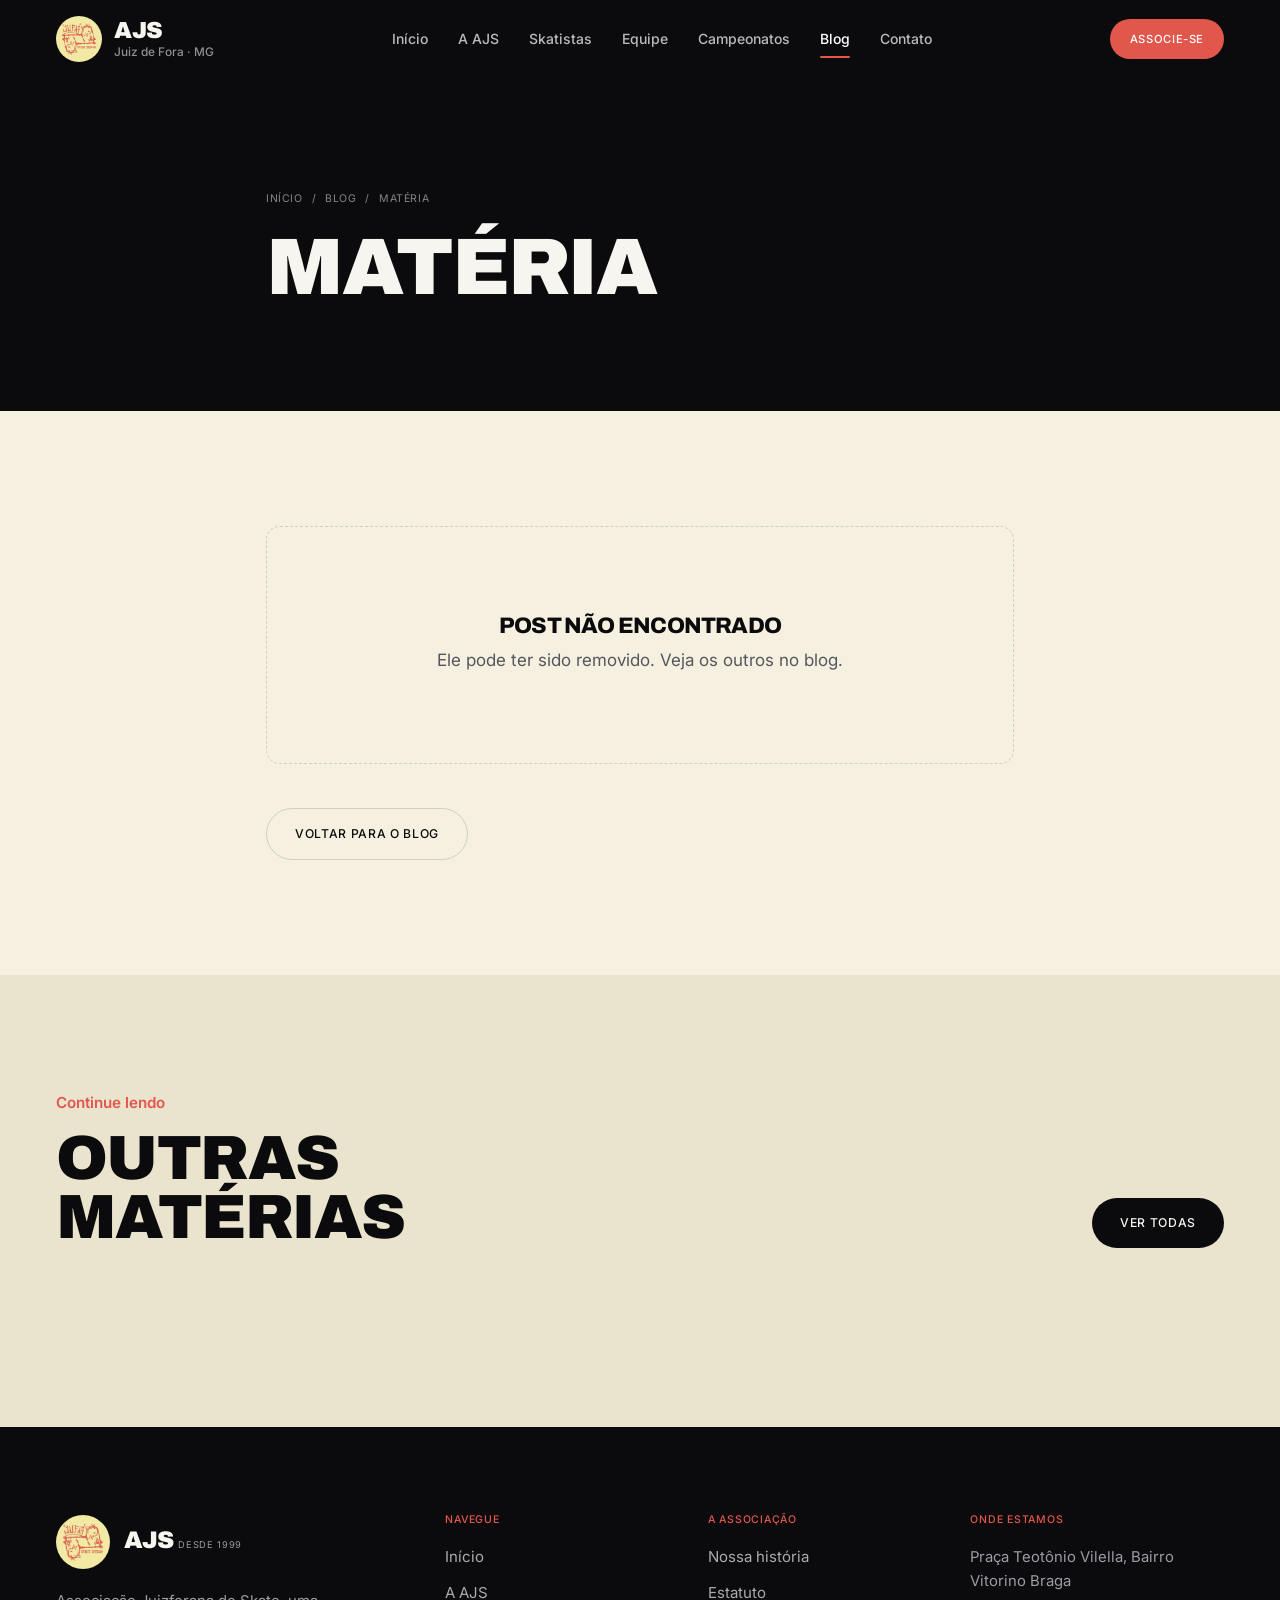
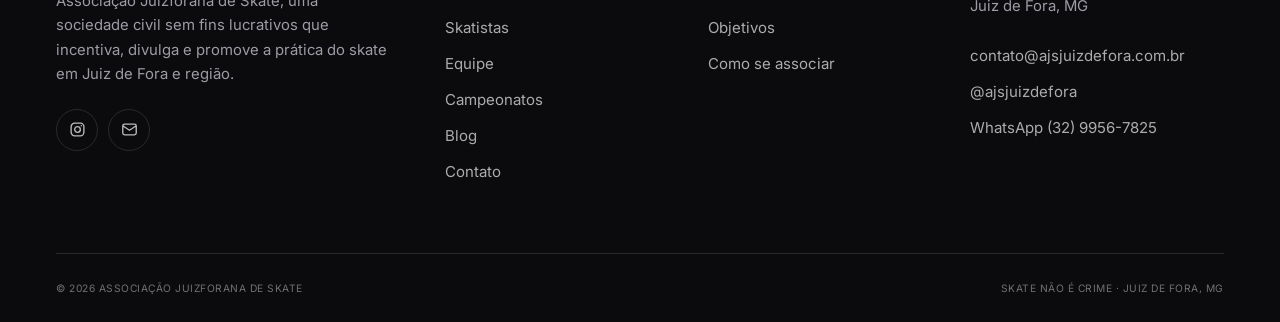
<file: post.html>
<!DOCTYPE html>
<html lang="pt-BR">
<head>
<meta charset="UTF-8">
<meta name="viewport" content="width=device-width, initial-scale=1">
<title>Matéria | Blog da AJS</title>
<meta name="description" content="Matéria do blog da Associação Juizforana de Skate.">
<meta name="theme-color" content="#0B0B0D">
<link rel="icon" href="assets/logo.jpg">
<link rel="preconnect" href="https://fonts.googleapis.com">
<link rel="preconnect" href="https://fonts.gstatic.com" crossorigin>
<link href="https://fonts.googleapis.com/css2?family=Archivo:wght@600;700;800;900&family=Inter:wght@400;500;600&display=swap" rel="stylesheet">
<link rel="stylesheet" href="css/estilo.css">
</head>
<body data-pagina="post">
<div class="carregando" id="carregando" aria-hidden="true">
  <img src="assets/logo.jpg" alt="">
  <div class="pista"><span></span></div>
</div>
<a href="#conteudo" class="pular-para">Pular para o conteúdo</a>

<main id="conteudo">

  <header class="pagina-topo">
    <div class="wrap wrap-estreito">
      <nav class="migalhas" aria-label="Você está em">
        <a href="index.html">Início</a> / <a href="blog.html">Blog</a> / <span>Matéria</span>
      </nav>
      <h1 id="post-titulo">Matéria</h1>
      <div class="card-meta" id="post-meta" style="margin-top:22px;color:rgba(255,255,255,.6)"></div>
    </div>
  </header>

  <section class="secao">
    <div class="wrap wrap-estreito" id="post"></div>

    <div class="wrap wrap-estreito mt-g">
      <a class="btn btn-fantasma" href="blog.html">Voltar para o blog</a>
    </div>
  </section>

  <section class="secao secao-creme-2">
    <div class="wrap">
      <div class="cabeca-secao">
        <div>
          <span class="kicker">Continue lendo</span>
          <h2 class="titulo-secao">Outras matérias</h2>
        </div>
        <a class="btn btn-escuro" href="blog.html">Ver todas</a>
      </div>
      <div class="grade g-3" id="post-relacionados"></div>
    </div>
  </section>

</main>

<script src="dados/conteudo.js"></script>
<script src="js/site.js"></script>
</body>
</html>
</file>
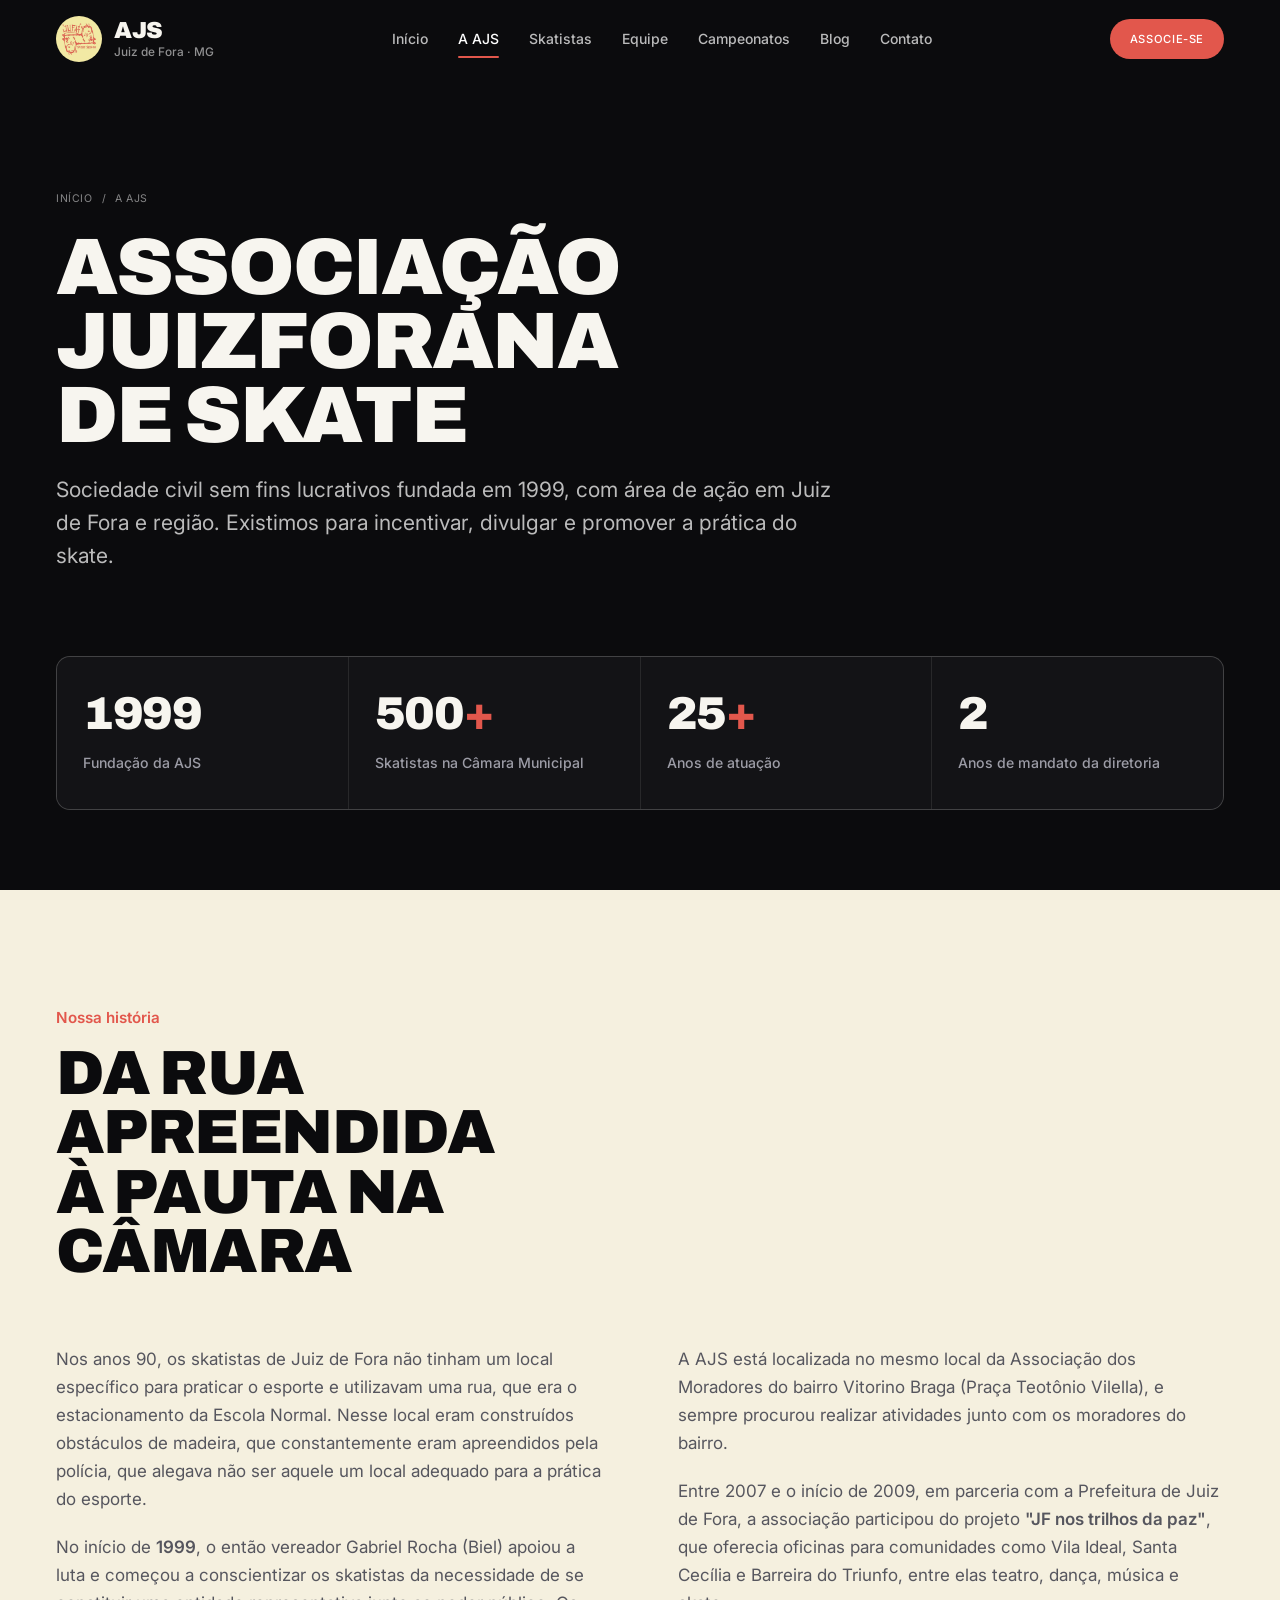
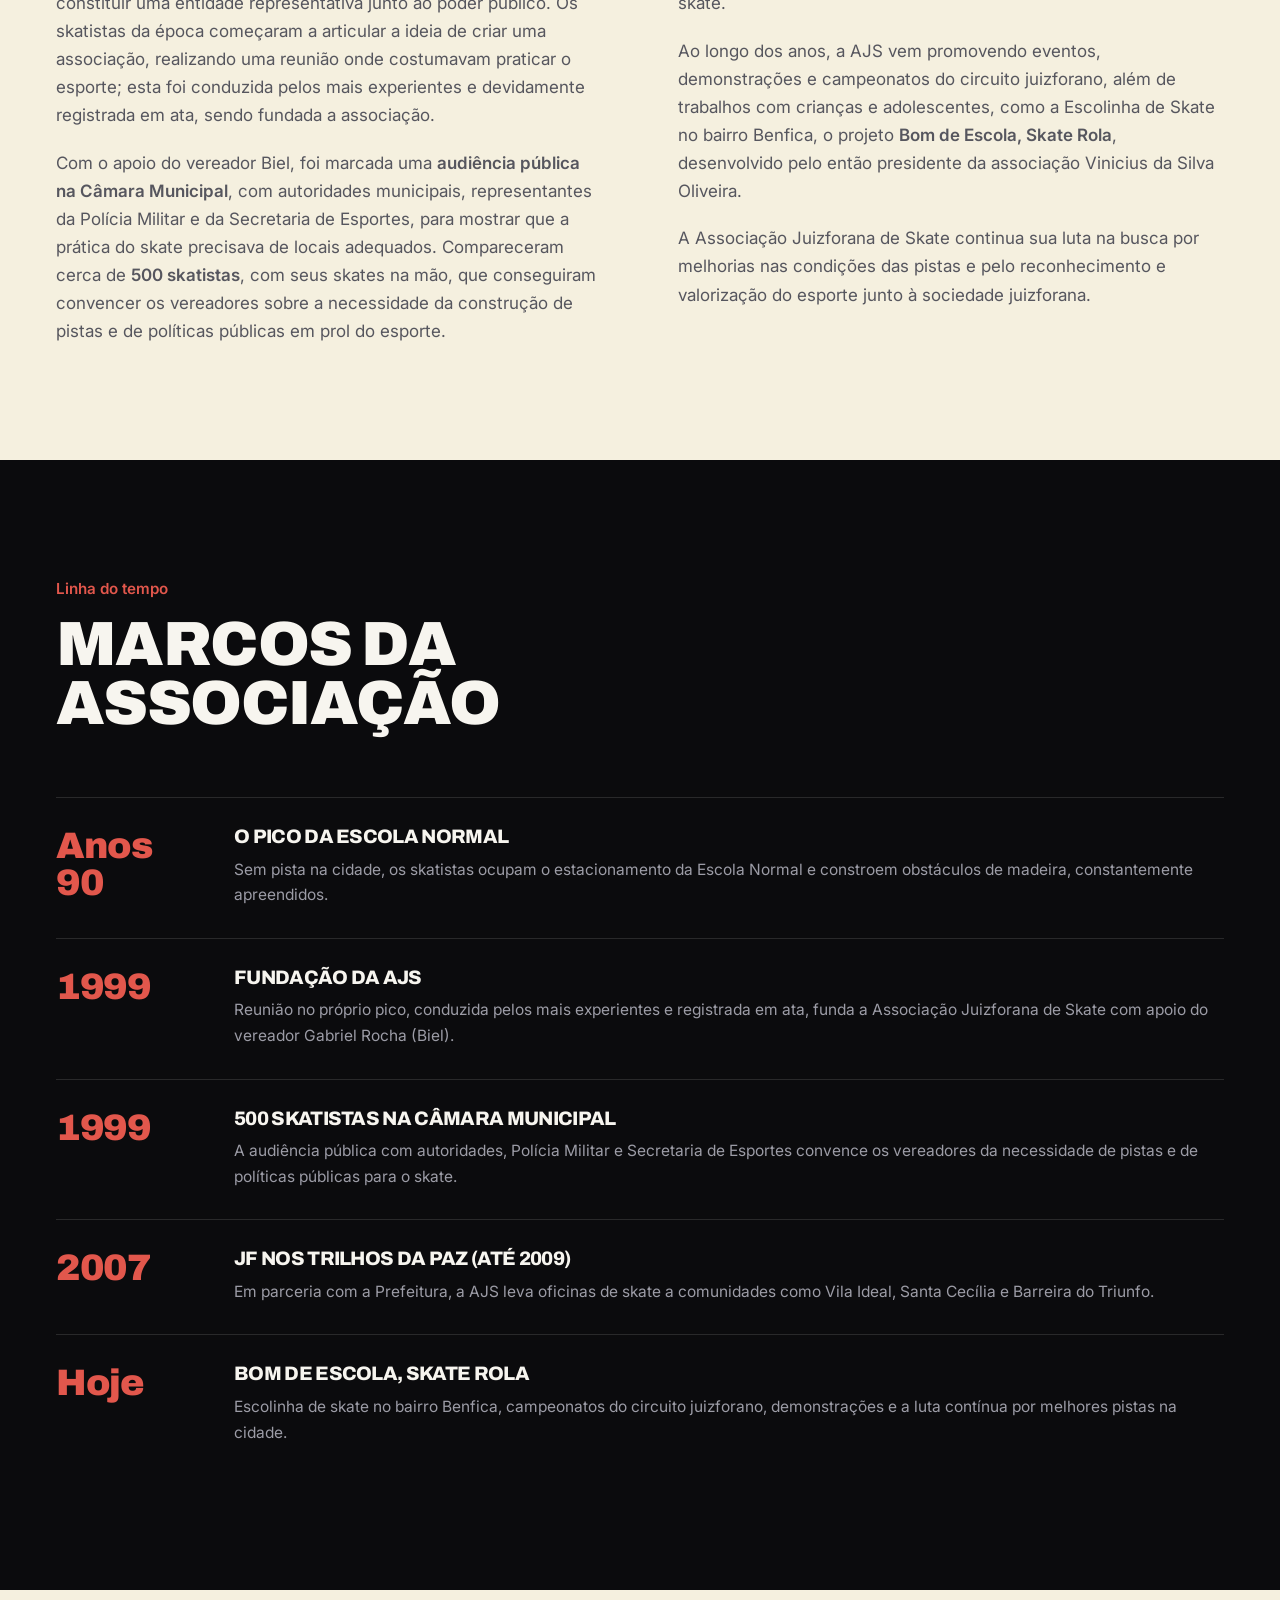
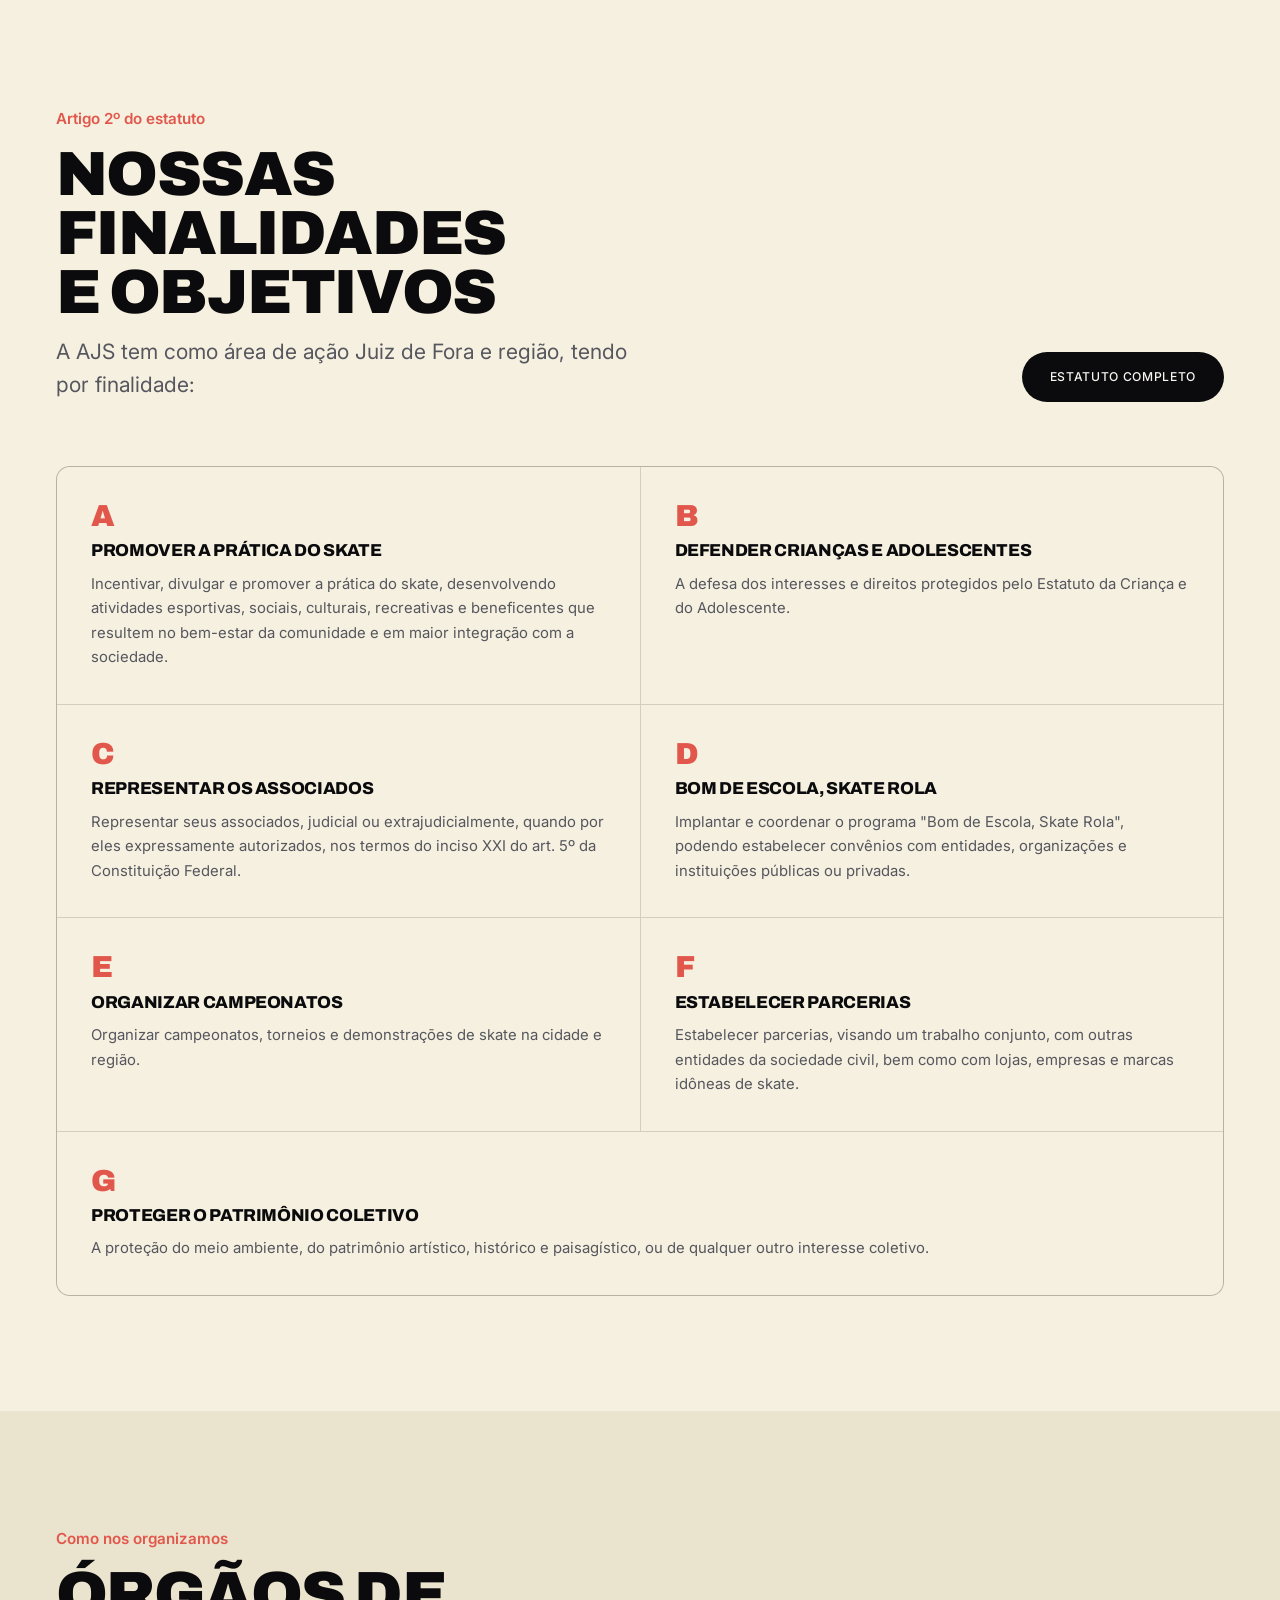
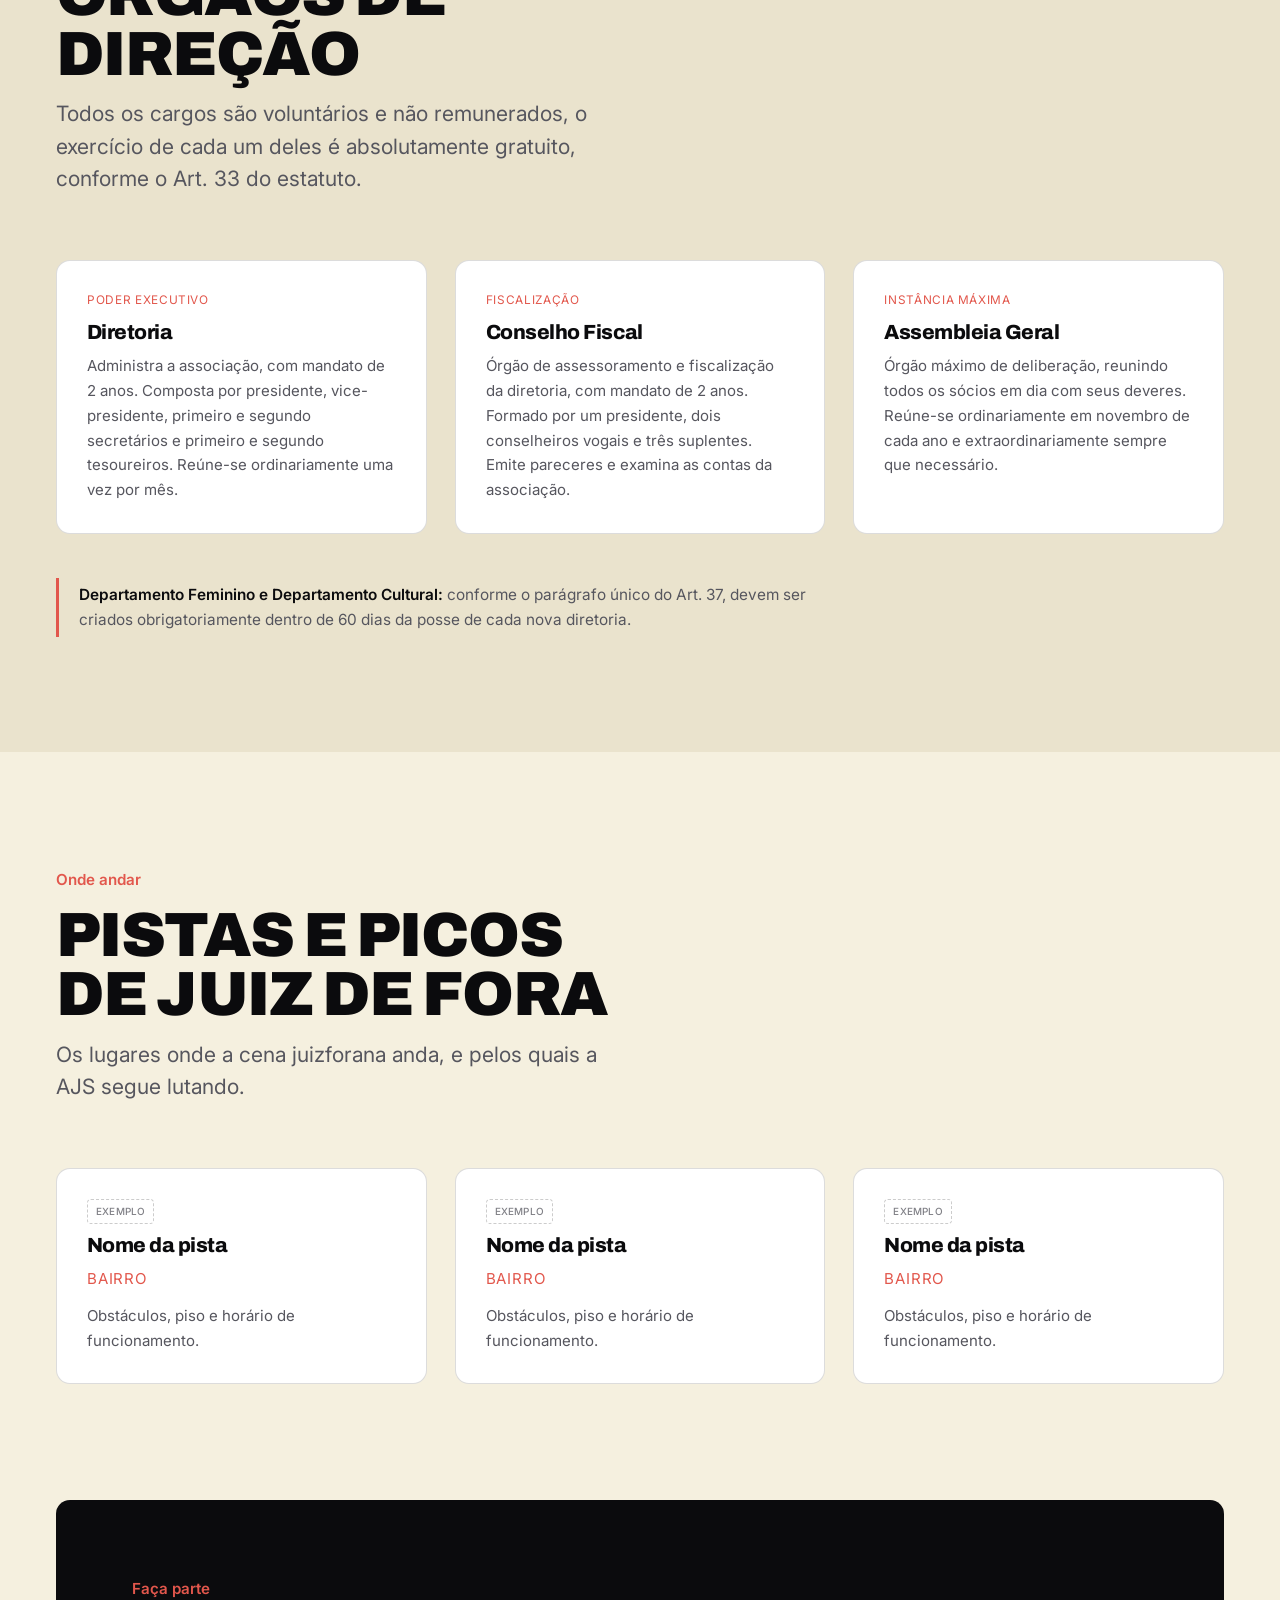
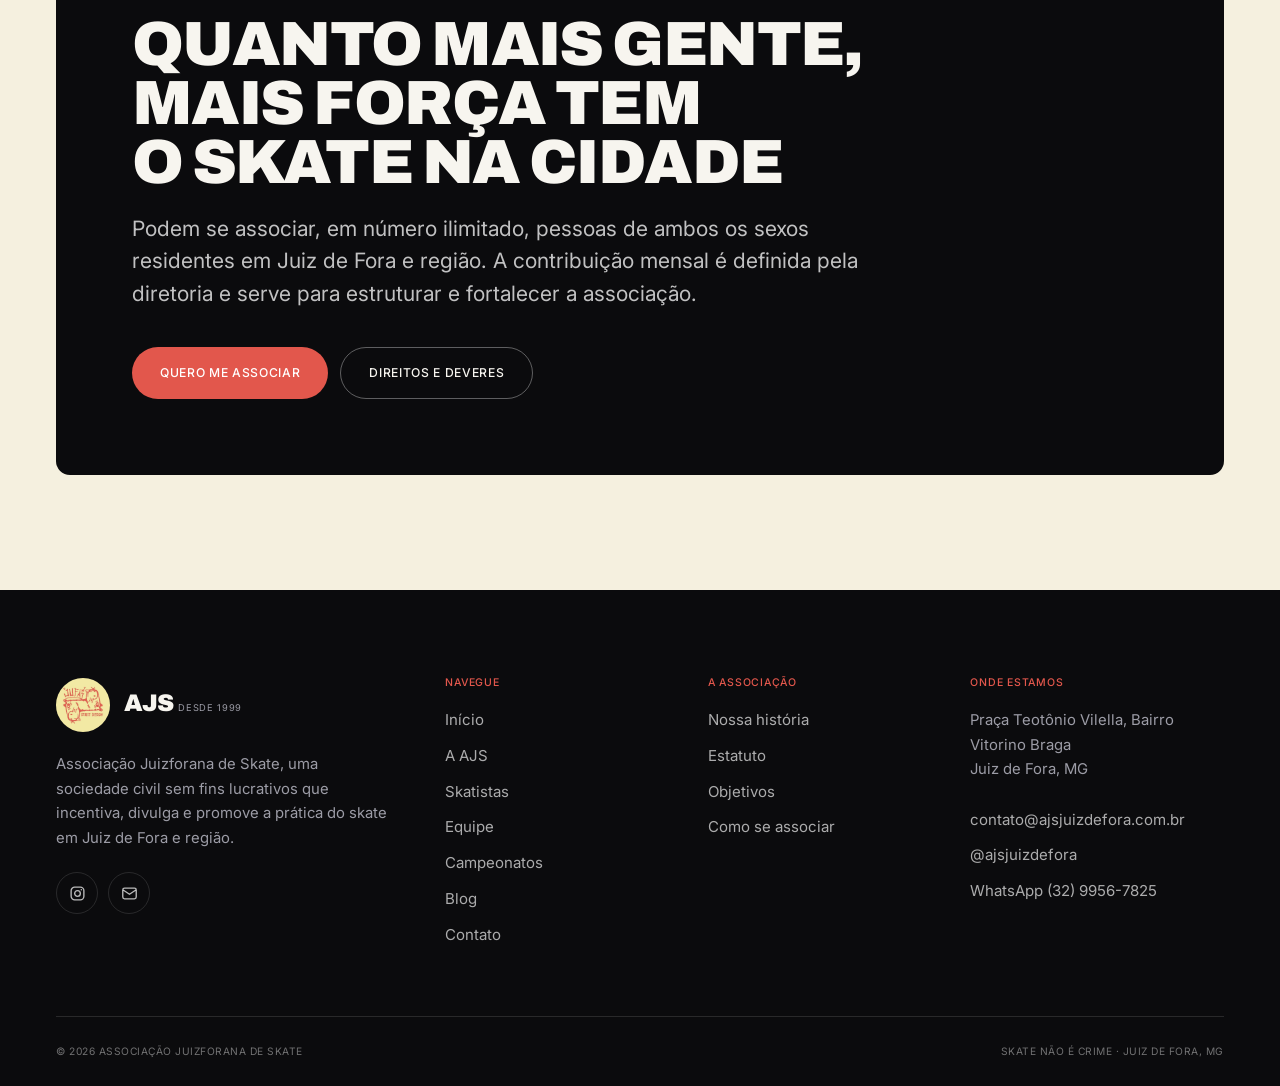
<file: sobre.html>
<!DOCTYPE html>
<html lang="pt-BR">
<head>
<meta charset="UTF-8">
<meta name="viewport" content="width=device-width, initial-scale=1">
<title>A AJS | Nossa história | Associação Juizforana de Skate</title>
<meta name="description" content="A história da Associação Juizforana de Skate: da rua da Escola Normal à audiência pública com 500 skatistas na Câmara Municipal. Objetivos, projetos e atuação em Juiz de Fora.">
<meta name="theme-color" content="#0B0B0D">
<link rel="icon" href="assets/logo.jpg">
<link rel="preconnect" href="https://fonts.googleapis.com">
<link rel="preconnect" href="https://fonts.gstatic.com" crossorigin>
<link href="https://fonts.googleapis.com/css2?family=Archivo:wght@600;700;800;900&family=Inter:wght@400;500;600&display=swap" rel="stylesheet">
<link rel="stylesheet" href="css/estilo.css">
</head>
<body data-pagina="sobre">
<div class="carregando" id="carregando" aria-hidden="true">
  <img src="assets/logo.jpg" alt="">
  <div class="pista"><span></span></div>
</div>
<a href="#conteudo" class="pular-para">Pular para o conteúdo</a>

<main id="conteudo">

  <header class="pagina-topo">
    <div class="wrap">
      <nav class="migalhas" aria-label="Você está em"><a href="index.html">Início</a> / <span>A AJS</span></nav>
      <h1>Associação<br>Juizforana<br>de Skate</h1>
      <p class="lead">
        Sociedade civil sem fins lucrativos fundada em 1999, com área de ação em
        Juiz de Fora e região. Existimos para incentivar, divulgar e promover a prática do skate.
      </p>
    </div>
  </header>

  <!-- NÚMEROS -->
  <section class="secao-escura" style="padding-bottom:clamp(48px,7vw,80px)">
    <div class="wrap">
      <div class="numeros">
        <div class="numero"><div class="valor">1999</div><div class="rotulo">Fundação da AJS</div></div>
        <div class="numero"><div class="valor">500<span>+</span></div><div class="rotulo">Skatistas na Câmara Municipal</div></div>
        <div class="numero"><div class="valor">25<span>+</span></div><div class="rotulo">Anos de atuação</div></div>
        <div class="numero"><div class="valor">2</div><div class="rotulo">Anos de mandato da diretoria</div></div>
      </div>
    </div>
  </section>

  <!-- HISTÓRIA -->
  <section class="secao">
    <div class="wrap">
      <div class="cabeca-secao">
        <div>
          <span class="kicker">Nossa história</span>
          <h2 class="titulo-secao">Da rua apreendida<br>à pauta na Câmara</h2>
        </div>
      </div>

      <div class="bloco-dividido" style="align-items:flex-start">
        <div class="texto-longo reveal" style="color:var(--texto-suave)">
          <p>
            Nos anos 90, os skatistas de Juiz de Fora não tinham um local específico para praticar
            o esporte e utilizavam uma rua, que era o estacionamento da Escola Normal. Nesse local
            eram construídos obstáculos de madeira, que constantemente eram apreendidos pela polícia,
            que alegava não ser aquele um local adequado para a prática do esporte.
          </p>
          <p>
            No início de <strong>1999</strong>, o então vereador Gabriel Rocha (Biel) apoiou a luta e
            começou a conscientizar os skatistas da necessidade de se constituir uma entidade
            representativa junto ao poder público. Os skatistas da época começaram a articular a ideia
            de criar uma associação, realizando uma reunião onde costumavam praticar o esporte; esta foi
            conduzida pelos mais experientes e devidamente registrada em ata, sendo fundada a associação.
          </p>
          <p>
            Com o apoio do vereador Biel, foi marcada uma <strong>audiência pública na Câmara Municipal</strong>,
            com autoridades municipais, representantes da Polícia Militar e da Secretaria de Esportes,
            para mostrar que a prática do skate precisava de locais adequados. Compareceram cerca de
            <strong>500 skatistas</strong>, com seus skates na mão, que conseguiram convencer os vereadores
            sobre a necessidade da construção de pistas e de políticas públicas em prol do esporte.
          </p>
        </div>

        <div class="texto-longo reveal" style="color:var(--texto-suave)">
          <p>
            A AJS está localizada no mesmo local da Associação dos Moradores do bairro Vitorino Braga
            (Praça Teotônio Vilella), e sempre procurou realizar atividades junto com os moradores do bairro.
          </p>
          <p>
            Entre 2007 e o início de 2009, em parceria com a Prefeitura de Juiz de Fora, a associação
            participou do projeto <strong>"JF nos trilhos da paz"</strong>, que oferecia oficinas para
            comunidades como Vila Ideal, Santa Cecília e Barreira do Triunfo, entre elas teatro,
            dança, música e skate.
          </p>
          <p>
            Ao longo dos anos, a AJS vem promovendo eventos, demonstrações e campeonatos do circuito
            juizforano, além de trabalhos com crianças e adolescentes, como a Escolinha de Skate no
            bairro Benfica, o projeto <strong>Bom de Escola, Skate Rola</strong>, desenvolvido pelo então
            presidente da associação Vinicius da Silva Oliveira.
          </p>
          <p>
            A Associação Juizforana de Skate continua sua luta na busca por melhorias nas condições
            das pistas e pelo reconhecimento e valorização do esporte junto à sociedade juizforana.
          </p>
        </div>
      </div>
    </div>
  </section>

  <!-- LINHA DO TEMPO -->
  <section class="secao secao-escura">
    <div class="wrap">
      <div class="cabeca-secao">
        <div>
          <span class="kicker">Linha do tempo</span>
          <h2 class="titulo-secao">Marcos da associação</h2>
        </div>
      </div>

      <div class="linha-tempo">
        <div class="tempo-item reveal">
          <div class="ano">Anos 90</div>
          <div>
            <h3>O pico da Escola Normal</h3>
            <p>Sem pista na cidade, os skatistas ocupam o estacionamento da Escola Normal e constroem
               obstáculos de madeira, constantemente apreendidos.</p>
          </div>
        </div>
        <div class="tempo-item reveal">
          <div class="ano">1999</div>
          <div>
            <h3>Fundação da AJS</h3>
            <p>Reunião no próprio pico, conduzida pelos mais experientes e registrada em ata, funda a
               Associação Juizforana de Skate com apoio do vereador Gabriel Rocha (Biel).</p>
          </div>
        </div>
        <div class="tempo-item reveal">
          <div class="ano">1999</div>
          <div>
            <h3>500 skatistas na Câmara Municipal</h3>
            <p>A audiência pública com autoridades, Polícia Militar e Secretaria de Esportes convence
               os vereadores da necessidade de pistas e de políticas públicas para o skate.</p>
          </div>
        </div>
        <div class="tempo-item reveal">
          <div class="ano">2007</div>
          <div>
            <h3>JF nos trilhos da paz (até 2009)</h3>
            <p>Em parceria com a Prefeitura, a AJS leva oficinas de skate a comunidades como Vila Ideal,
               Santa Cecília e Barreira do Triunfo.</p>
          </div>
        </div>
        <div class="tempo-item reveal">
          <div class="ano">Hoje</div>
          <div>
            <h3>Bom de Escola, Skate Rola</h3>
            <p>Escolinha de skate no bairro Benfica, campeonatos do circuito juizforano, demonstrações
               e a luta contínua por melhores pistas na cidade.</p>
          </div>
        </div>
      </div>
    </div>
  </section>

  <!-- OBJETIVOS -->
  <section class="secao" id="objetivos">
    <div class="wrap">
      <div class="cabeca-secao">
        <div>
          <span class="kicker">Artigo 2º do estatuto</span>
          <h2 class="titulo-secao">Nossas finalidades<br>e objetivos</h2>
          <p class="lead mt-s">A AJS tem como área de ação Juiz de Fora e região, tendo por finalidade:</p>
        </div>
        <a class="btn btn-escuro" href="estatuto.html">Estatuto completo</a>
      </div>

      <div class="objetivos g-2 grade" style="gap:1px">
        <div class="objetivo reveal">
          <span class="letra">A</span>
          <h3>Promover a prática do skate</h3>
          <p>Incentivar, divulgar e promover a prática do skate, desenvolvendo atividades esportivas,
             sociais, culturais, recreativas e beneficentes que resultem no bem-estar da comunidade
             e em maior integração com a sociedade.</p>
        </div>
        <div class="objetivo reveal">
          <span class="letra">B</span>
          <h3>Defender crianças e adolescentes</h3>
          <p>A defesa dos interesses e direitos protegidos pelo Estatuto da Criança e do Adolescente.</p>
        </div>
        <div class="objetivo reveal">
          <span class="letra">C</span>
          <h3>Representar os associados</h3>
          <p>Representar seus associados, judicial ou extrajudicialmente, quando por eles expressamente
             autorizados, nos termos do inciso XXI do art. 5º da Constituição Federal.</p>
        </div>
        <div class="objetivo reveal">
          <span class="letra">D</span>
          <h3>Bom de Escola, Skate Rola</h3>
          <p>Implantar e coordenar o programa "Bom de Escola, Skate Rola", podendo estabelecer convênios
             com entidades, organizações e instituições públicas ou privadas.</p>
        </div>
        <div class="objetivo reveal">
          <span class="letra">E</span>
          <h3>Organizar campeonatos</h3>
          <p>Organizar campeonatos, torneios e demonstrações de skate na cidade e região.</p>
        </div>
        <div class="objetivo reveal">
          <span class="letra">F</span>
          <h3>Estabelecer parcerias</h3>
          <p>Estabelecer parcerias, visando um trabalho conjunto, com outras entidades da sociedade civil,
             bem como com lojas, empresas e marcas idôneas de skate.</p>
        </div>
        <div class="objetivo reveal" style="grid-column:1/-1">
          <span class="letra">G</span>
          <h3>Proteger o patrimônio coletivo</h3>
          <p>A proteção do meio ambiente, do patrimônio artístico, histórico e paisagístico,
             ou de qualquer outro interesse coletivo.</p>
        </div>
      </div>
    </div>
  </section>

  <!-- ESTRUTURA -->
  <section class="secao secao-creme-2">
    <div class="wrap">
      <div class="cabeca-secao">
        <div>
          <span class="kicker">Como nos organizamos</span>
          <h2 class="titulo-secao">Órgãos de direção</h2>
          <p class="lead mt-s">
            Todos os cargos são voluntários e não remunerados, o exercício de cada um deles é
            absolutamente gratuito, conforme o Art. 33 do estatuto.
          </p>
        </div>
      </div>

      <div class="grade g-3">
        <article class="card reveal">
          <div class="card-corpo">
            <span class="mono" style="color:var(--coral)">Poder executivo</span>
            <h3>Diretoria</h3>
            <p>Administra a associação, com mandato de 2 anos. Composta por presidente, vice-presidente,
               primeiro e segundo secretários e primeiro e segundo tesoureiros. Reúne-se ordinariamente
               uma vez por mês.</p>
          </div>
        </article>
        <article class="card reveal">
          <div class="card-corpo">
            <span class="mono" style="color:var(--coral)">Fiscalização</span>
            <h3>Conselho Fiscal</h3>
            <p>Órgão de assessoramento e fiscalização da diretoria, com mandato de 2 anos. Formado por
               um presidente, dois conselheiros vogais e três suplentes. Emite pareceres e examina as
               contas da associação.</p>
          </div>
        </article>
        <article class="card reveal">
          <div class="card-corpo">
            <span class="mono" style="color:var(--coral)">Instância máxima</span>
            <h3>Assembleia Geral</h3>
            <p>Órgão máximo de deliberação, reunindo todos os sócios em dia com seus deveres.
               Reúne-se ordinariamente em novembro de cada ano e extraordinariamente sempre que
               necessário.</p>
          </div>
        </article>
      </div>

      <div class="aviso mt-g reveal">
        <p>
          <strong>Departamento Feminino e Departamento Cultural:</strong> conforme o parágrafo único do
          Art. 37, devem ser criados obrigatoriamente dentro de 60 dias da posse de cada nova diretoria.
        </p>
      </div>
    </div>
  </section>

  <!-- PISTAS -->
  <section class="secao">
    <div class="wrap">
      <div class="cabeca-secao">
        <div>
          <span class="kicker">Onde andar</span>
          <h2 class="titulo-secao">Pistas e picos<br>de Juiz de Fora</h2>
          <p class="lead mt-s">Os lugares onde a cena juizforana anda, e pelos quais a AJS segue lutando.</p>
        </div>
      </div>
      <div class="grade g-3" id="lista-pistas"></div>
    </div>
  </section>

  <!-- CTA -->
  <section class="secao" style="padding-top:0">
    <div class="wrap">
      <div class="cta reveal">
        <span class="kicker">Faça parte</span>
        <h2 class="titulo-secao">Quanto mais gente,<br>mais força tem<br>o skate na cidade</h2>
        <p class="lead">
          Podem se associar, em número ilimitado, pessoas de ambos os sexos residentes em
          Juiz de Fora e região. A contribuição mensal é definida pela diretoria e serve para
          estruturar e fortalecer a associação.
        </p>
        <div class="hero-acoes">
          <a class="btn btn-primario" data-zap="Olá! Quero me associar à AJS." href="contato.html">Quero me associar</a>
          <a class="btn btn-fantasma" href="estatuto.html">Direitos e deveres</a>
        </div>
      </div>
    </div>
  </section>

</main>

<script src="dados/conteudo.js"></script>
<script src="js/site.js"></script>
</body>
</html>
</file>
<file: css/estilo.css>
/* ==========================================================================
   AJS: Associação Juizforana de Skate
   Sistema visual: concreto + asfalto + o vermelho do logo.
   ========================================================================== */

/* --- 1. Tokens ---------------------------------------------------------- */
:root {
  /* superfícies escuras (asfalto) */
  --tinta:        #0B0B0D;
  --tinta-2:      #131316;
  --tinta-3:      #1C1C21;
  --tinta-4:      #26262D;

  /* superfícies claras (papel / concreto) */
  --creme:        #F5F0DF;
  --creme-2:      #EAE3CD;
  --branco:       #FFFFFF;

  /* texto */
  --texto:        #0B0B0D;
  --texto-suave:  #56565E;
  --texto-inv:    #F7F5EF;
  --texto-inv-2:  #9C9CA6;

  /* acento */
  --coral:        #E2574C;
  --coral-claro:  #F0705F;
  --laranja:      #F5891F;

  /* linhas */
  --linha:        rgba(11, 11, 13, .14);
  --linha-inv:    rgba(255, 255, 255, .12);

  /* medidas */
  --wrap:         1280px;
  --gutter:       clamp(20px, 5vw, 56px);
  --secao:        clamp(72px, 9vw, 132px);
  --r:            4px;
  --r-g:          14px;

  /* tipos */
  --fonte-display: "Archivo", "Arial Narrow", Impact, sans-serif;
  --fonte-corpo:   "Inter", -apple-system, "Segoe UI", Roboto, Arial, sans-serif;
  --fonte-mono:    "Inter", -apple-system, "Segoe UI", Roboto, Arial, sans-serif;

  --transicao:    280ms cubic-bezier(.22, 1, .36, 1);
}

/* --- 2. Reset ----------------------------------------------------------- */
*, *::before, *::after { box-sizing: border-box; }
* { margin: 0; }

html {
  scroll-behavior: smooth;
  -webkit-text-size-adjust: 100%;
  scroll-padding-top: 96px;
}

body {
  font-family: var(--fonte-corpo);
  font-size: 17px;
  line-height: 1.65;
  color: var(--texto);
  background: var(--creme);
  -webkit-font-smoothing: antialiased;
  overflow-x: hidden;
}

img, svg, video, iframe { display: block; max-width: 100%; }
img { height: auto; }
a { color: inherit; text-decoration: none; }
button, input, textarea, select { font: inherit; color: inherit; }
button { cursor: pointer; background: none; border: 0; }
ul, ol { list-style: none; padding: 0; }

::selection { background: var(--coral); color: #fff; }

:focus-visible {
  outline: 2px solid var(--coral);
  outline-offset: 3px;
  border-radius: 2px;
}

/* --- 3. Tipografia ------------------------------------------------------ */
h1, h2, h3, h4 {
  font-family: var(--fonte-display);
  font-weight: 800;
  line-height: .95;
  letter-spacing: -.035em;
  text-wrap: balance;
}

.display {
  font-size: clamp(2.9rem, 9.5vw, 7.5rem);
  font-weight: 900;
  text-transform: uppercase;
  line-height: .9;
  letter-spacing: -.02em;
  word-spacing: .06em;
}

.titulo-secao {
  font-size: clamp(2rem, 5.2vw, 3.9rem);
  font-weight: 900;
  text-transform: uppercase;
  letter-spacing: -.025em;
  line-height: .95;
}

.titulo-medio { font-size: clamp(1.5rem, 3vw, 2.3rem); }

.kicker {
  display: block;
  font-size: .95rem;
  font-weight: 600;
  letter-spacing: 0;
  text-transform: none;
  color: var(--coral);
  margin-bottom: 14px;
}

.mono {
  font-family: var(--fonte-mono);
  font-size: .74rem;
  letter-spacing: .055em;
  text-transform: uppercase;
}

.lead {
  font-size: clamp(1.05rem, 1.9vw, 1.32rem);
  line-height: 1.55;
  color: var(--texto-suave);
  max-width: 60ch;
}

.texto-longo p { margin-bottom: 1.15em; }
.texto-longo p:last-child { margin-bottom: 0; }
.texto-longo strong { font-weight: 600; }

/* --- 4. Layout ---------------------------------------------------------- */
.wrap {
  width: 100%;
  max-width: var(--wrap);
  margin-inline: auto;
  padding-inline: var(--gutter);
}
.wrap-estreito { max-width: 860px; }

.secao { padding-block: var(--secao); position: relative; }
.secao-escura { background: var(--tinta); color: var(--texto-inv); }
.secao-escura .lead { color: var(--texto-inv-2); }
.secao-escura .titulo-secao { color: var(--texto-inv); }
.secao-creme-2 { background: var(--creme-2); }

.cabeca-secao {
  display: flex;
  align-items: flex-end;
  justify-content: space-between;
  gap: 32px;
  flex-wrap: wrap;
  margin-bottom: clamp(36px, 5vw, 64px);
}
.cabeca-secao > div { max-width: 52ch; }

.grade { display: grid; gap: clamp(16px, 2.2vw, 28px); }
.g-2 { grid-template-columns: repeat(2, 1fr); }
.g-3 { grid-template-columns: repeat(3, 1fr); }
.g-4 { grid-template-columns: repeat(4, 1fr); }

/* --- 5. Botões ---------------------------------------------------------- */
.btn {
  display: inline-flex;
  align-items: center;
  gap: 10px;
  padding: 15px 28px;
  border-radius: 100px;
  font-family: var(--fonte-mono);
  font-size: .76rem;
  font-weight: 500;
  letter-spacing: .055em;
  text-transform: uppercase;
  white-space: nowrap;
  transition: transform var(--transicao), background var(--transicao),
              color var(--transicao), border-color var(--transicao);
}
.btn:hover { transform: translateY(-2px); }
.btn svg { width: 15px; height: 15px; flex: none; }

.btn-primario { background: var(--coral); color: #fff; }
.btn-primario:hover { background: var(--coral-claro); }

.btn-escuro { background: var(--tinta); color: var(--texto-inv); }
.btn-escuro:hover { background: var(--tinta-3); }

.btn-claro { background: var(--creme); color: var(--tinta); }
.btn-claro:hover { background: #fff; }

.btn-fantasma {
  border: 1px solid var(--linha);
  color: var(--texto);
}
.btn-fantasma:hover { border-color: var(--tinta); background: rgba(11,11,13,.04); }
.secao-escura .btn-fantasma,
.hero .btn-fantasma,
.pagina-topo .btn-fantasma,
.cta .btn-fantasma,
.menu-mobile .btn-fantasma,
footer .btn-fantasma { border-color: rgba(255,255,255,.34); color: var(--texto-inv); }
.secao-escura .btn-fantasma:hover,
.hero .btn-fantasma:hover,
.pagina-topo .btn-fantasma:hover,
.cta .btn-fantasma:hover,
footer .btn-fantasma:hover { background: rgba(255,255,255,.10); border-color: rgba(255,255,255,.6); }

/* seta que anda no hover */
.btn .seta { transition: transform var(--transicao); }
.btn:hover .seta { transform: translateX(4px); }

/* --- 6. Etiquetas ------------------------------------------------------- */
.tag {
  display: inline-block;
  padding: 5px 11px;
  border-radius: 100px;
  border: 1px solid var(--linha);
  font-family: var(--fonte-mono);
  font-size: .66rem;
  letter-spacing: .055em;
  text-transform: uppercase;
  color: var(--texto-suave);
}
.secao-escura .tag { border-color: var(--linha-inv); color: var(--texto-inv-2); }

.tag-cheia { background: var(--coral); border-color: var(--coral); color: #fff; }
.tag-verde { background: #1E7F4F; border-color: #1E7F4F; color: #fff; }
.tag-cinza { background: var(--tinta-4); border-color: var(--tinta-4); color: var(--texto-inv-2); }

.selo-exemplo {
  display: inline-block;
  padding: 3px 8px;
  border-radius: 4px;
  border: 1px dashed rgba(11,11,13,.28);
  color: var(--texto-suave);
  font-size: .62rem;
  font-weight: 500;
  letter-spacing: .02em;
  text-transform: uppercase;
  opacity: .75;
}
.secao-escura .selo-exemplo { border-color: rgba(255,255,255,.28); color: var(--texto-inv-2); }

/* --- 7. Cabeçalho ------------------------------------------------------- */
.topo {
  position: fixed;
  inset: 0 0 auto 0;
  z-index: 100;
  transition: background var(--transicao), border-color var(--transicao),
              backdrop-filter var(--transicao);
  border-bottom: 1px solid transparent;
}
.topo.solido {
  background: rgba(11, 11, 13, .82);
  backdrop-filter: blur(18px) saturate(140%);
  -webkit-backdrop-filter: blur(18px) saturate(140%);
  border-bottom-color: var(--linha-inv);
}
.topo-interno {
  display: flex;
  align-items: center;
  justify-content: space-between;
  gap: 24px;
  height: 78px;
}

.marca { display: flex; align-items: center; gap: 12px; color: var(--texto-inv); }
.marca img {
  width: 46px; height: 46px;
  border-radius: 50%;
  object-fit: cover;
  flex: none;
  transition: transform 600ms cubic-bezier(.22,1,.36,1);
}
.marca:hover img { transform: rotate(180deg); }
.marca-txt { display: flex; flex-direction: column; line-height: 1; }
.marca-sigla {
  font-family: var(--fonte-display);
  font-weight: 900;
  font-size: 1.45rem;
  letter-spacing: -.02em;
}
.marca-nome {
  font-size: .74rem;
  font-weight: 500;
  letter-spacing: 0;
  color: rgba(255,255,255,.55);
  margin-top: 5px;
}

.nav { display: flex; align-items: center; gap: 4px; }
.nav a {
  position: relative;
  padding: 9px 13px;
  border-radius: 100px;
  font-size: .875rem;
  font-weight: 500;
  color: rgba(255,255,255,.72);
  transition: color var(--transicao), background var(--transicao);
}
.nav a:hover { color: #fff; background: rgba(255,255,255,.08); }
.nav a.ativo { color: #fff; }
.nav a.ativo::after {
  content: "";
  position: absolute;
  left: 13px; right: 13px; bottom: 2px;
  height: 2px;
  background: var(--coral);
  border-radius: 2px;
}

.topo-acoes { display: flex; align-items: center; gap: 10px; }
.topo .btn { padding: 11px 20px; font-size: .7rem; }

.hamburguer {
  display: none;
  width: 44px; height: 44px;
  border-radius: 50%;
  border: 1px solid var(--linha-inv);
  align-items: center;
  justify-content: center;
  flex-direction: column;
  gap: 5px;
}
.hamburguer span {
  display: block;
  width: 18px; height: 1.6px;
  background: #fff;
  transition: transform var(--transicao), opacity var(--transicao);
}
body.menu-aberto .hamburguer span:nth-child(1) { transform: translateY(6.6px) rotate(45deg); }
body.menu-aberto .hamburguer span:nth-child(2) { opacity: 0; }
body.menu-aberto .hamburguer span:nth-child(3) { transform: translateY(-6.6px) rotate(-45deg); }

/* menu mobile */
.menu-mobile {
  position: fixed;
  inset: 0;
  z-index: 99;
  background: var(--tinta);
  padding: 100px var(--gutter) 40px;
  display: flex;
  flex-direction: column;
  gap: 4px;
  transform: translateY(-100%);
  visibility: hidden;
  transition: transform 420ms cubic-bezier(.22,1,.36,1), visibility 420ms;
  overflow-y: auto;
}
body.menu-aberto .menu-mobile { transform: translateY(0); visibility: visible; }
body.menu-aberto { overflow: hidden; }
/* o ">" é importante: só os links de navegação, não o botão do rodapé */
.menu-mobile > a {
  font-family: var(--fonte-display);
  font-weight: 800;
  font-size: clamp(1.7rem, 7vw, 2.4rem);
  text-transform: uppercase;
  letter-spacing: -.025em;
  color: var(--texto-inv);
  padding: 14px 0;
  border-bottom: 1px solid var(--linha-inv);
  display: flex;
  align-items: baseline;
  gap: 16px;
}
.menu-mobile > a.ativo { color: var(--coral); }

.menu-mobile .rodape-menu {
  margin-top: auto;
  padding-top: 32px;
  display: flex;
  flex-direction: column;
  gap: 18px;
  align-items: stretch;
}
.menu-mobile .rodape-menu .btn {
  justify-content: center;
  width: 100%;
  padding: 17px 24px;
  font-size: .8rem;
}
.menu-mobile .contato-menu {
  display: flex;
  flex-wrap: wrap;
  gap: 10px 22px;
  padding-top: 4px;
}
.menu-mobile .contato-menu a {
  display: inline-flex;
  align-items: center;
  gap: 9px;
  font-size: .95rem;
  font-weight: 500;
  color: rgba(255,255,255,.6);
  transition: color var(--transicao);
}
.menu-mobile .contato-menu a:hover { color: #fff; }
.menu-mobile .contato-menu svg { width: 17px; height: 17px; flex: none; }

/* --- 8. Hero ------------------------------------------------------------ */
.hero {
  position: relative;
  min-height: min(100svh, 900px);
  display: flex;
  align-items: flex-end;
  background: var(--tinta);
  color: var(--texto-inv);
  overflow: hidden;
  padding-bottom: clamp(40px, 7vw, 80px);
  padding-top: 140px;
}
.hero-midia { position: absolute; inset: 0; }
.hero-midia img {
  width: 100%; height: 100%;
  object-fit: cover;
  object-position: center 42%;
  filter: grayscale(.35) contrast(1.06) brightness(.72);
}
.hero-midia::after {
  content: "";
  position: absolute; inset: 0;
  background:
    linear-gradient(to top, var(--tinta) 4%, rgba(11,11,13,.62) 42%, rgba(11,11,13,.30) 72%, rgba(11,11,13,.72) 100%),
    linear-gradient(to right, rgba(11,11,13,.72), transparent 62%);
}
.hero .wrap { position: relative; z-index: 2; width: 100%; }

.hero-selo {
  display: inline-flex;
  align-items: center;
  gap: 10px;
  padding: 7px 15px 7px 8px;
  border-radius: 100px;
  background: rgba(255,255,255,.10);
  border: 1px solid rgba(255,255,255,.16);
  backdrop-filter: blur(10px);
  font-family: var(--fonte-mono);
  font-size: .66rem;
  letter-spacing: .07em;
  text-transform: uppercase;
  margin-bottom: 26px;
}
.hero-selo .ponto {
  width: 7px; height: 7px;
  border-radius: 50%;
  background: var(--coral);
  box-shadow: 0 0 0 4px rgba(226,87,76,.28);
  margin-left: 6px;
}

.hero h1 { max-width: 15ch; }
.hero h1 em { font-style: normal; color: var(--coral); }
.hero-sub {
  margin-top: 28px;
  max-width: 52ch;
  font-size: clamp(1rem, 1.7vw, 1.22rem);
  color: rgba(255,255,255,.80);
  line-height: 1.55;
}
.hero-acoes { display: flex; flex-wrap: wrap; gap: 12px; margin-top: 36px; }

.hero-stats {
  display: grid;
  grid-template-columns: repeat(3, auto);
  gap: clamp(24px, 5vw, 64px);
  margin-top: clamp(44px, 6vw, 72px);
  padding-top: 30px;
  border-top: 1px solid rgba(255,255,255,.16);
  justify-content: start;
}
.hero-stats dt {
  font-family: var(--fonte-display);
  font-weight: 900;
  font-size: clamp(1.7rem, 3.6vw, 2.9rem);
  letter-spacing: -.04em;
  line-height: 1;
}
.hero-stats dt span { color: var(--coral); }
.hero-stats dd {
  font-size: .84rem;
  font-weight: 500;
  color: rgba(255,255,255,.62);
  margin-top: 10px;
  max-width: 18ch;
}

/* --- 9. Faixa rolante --------------------------------------------------- */
.faixa {
  background: var(--coral);
  color: #fff;
  padding: 15px 0;
  overflow: hidden;
  border-block: 1px solid rgba(0,0,0,.12);
}
.faixa-trilho {
  display: flex;
  width: max-content;
  animation: correr 42s linear infinite;
}
.faixa:hover .faixa-trilho { animation-play-state: paused; }
.faixa span {
  font-family: var(--fonte-display);
  font-weight: 800;
  font-size: 1.02rem;
  letter-spacing: .04em;
  text-transform: uppercase;
  padding-inline: 22px;
  display: flex;
  align-items: center;
  gap: 22px;
  white-space: nowrap;
}
.faixa span::after {
  content: "";
  width: 7px; height: 7px;
  background: #fff;
  border-radius: 50%;
  opacity: .65;
}
@keyframes correr { to { transform: translateX(-50%); } }

/* --- 10. Cabeçalho de página interna ------------------------------------ */
.pagina-topo {
  background: var(--tinta);
  color: var(--texto-inv);
  padding: clamp(140px, 16vw, 190px) 0 clamp(52px, 7vw, 84px);
  position: relative;
  overflow: hidden;
}
.pagina-topo .wrap { position: relative; z-index: 1; }
.pagina-topo .lead { color: rgba(255,255,255,.72); margin-top: 22px; }
.pagina-topo h1 {
  font-size: clamp(2.4rem, 7vw, 5rem);
  font-weight: 900;
  text-transform: uppercase;
  letter-spacing: -.025em;
  line-height: .92;
}

.migalhas {
  display: flex;
  align-items: center;
  gap: 9px;
  font-family: var(--fonte-mono);
  font-size: .66rem;
  letter-spacing: .055em;
  text-transform: uppercase;
  color: rgba(255,255,255,.5);
  margin-bottom: 24px;
}
.migalhas a:hover { color: var(--coral); }

/* --- 11. Cards ---------------------------------------------------------- */
.card {
  position: relative;
  background: var(--branco);
  border: 1px solid var(--linha);
  border-radius: var(--r-g);
  overflow: hidden;
  display: flex;
  flex-direction: column;
  transition: transform var(--transicao), box-shadow var(--transicao),
              border-color var(--transicao);
}
a.card:hover, .card.clicavel:hover {
  transform: translateY(-4px);
  box-shadow: 0 18px 44px -22px rgba(11,11,13,.45);
  border-color: rgba(11,11,13,.28);
}
.secao-escura .card {
  background: var(--tinta-2);
  border-color: var(--linha-inv);
  color: var(--texto-inv);
}
.secao-escura a.card:hover { border-color: rgba(255,255,255,.3); box-shadow: none; }

.card-corpo { padding: clamp(20px, 2.4vw, 30px); display: flex; flex-direction: column; gap: 12px; flex: 1; }
.card-corpo p { color: var(--texto-suave); font-size: .94rem; }
.secao-escura .card-corpo p { color: var(--texto-inv-2); }
.card h3 { font-size: 1.28rem; letter-spacing: -.025em; }
.card-meta {
  display: flex; align-items: center; gap: 10px; flex-wrap: wrap;
  font-family: var(--fonte-mono);
  font-size: .66rem;
  letter-spacing: .055em;
  text-transform: uppercase;
  color: var(--texto-suave);
}
.secao-escura .card-meta { color: var(--texto-inv-2); }
.card-rodape { margin-top: auto; padding-top: 6px; }

.card-midia { position: relative; aspect-ratio: 16 / 10; overflow: hidden; background: var(--tinta-3); }
.card-midia img { width: 100%; height: 100%; object-fit: cover; transition: transform 600ms cubic-bezier(.22,1,.36,1); }
a.card:hover .card-midia img { transform: scale(1.05); }

/* placeholder com a inicial */
.inicial {
  width: 100%; height: 100%;
  display: grid;
  place-items: center;
  background:
    radial-gradient(120% 120% at 20% 0%, var(--tinta-4), var(--tinta) 70%);
  color: rgba(255,255,255,.14);
  font-family: var(--fonte-display);
  font-weight: 900;
  font-size: clamp(3.5rem, 9vw, 6rem);
  letter-spacing: -.05em;
  text-transform: uppercase;
}

/* --- 12. Skatistas ------------------------------------------------------ */
.card-skatista .card-midia {
  aspect-ratio: 3 / 4;
  background: linear-gradient(165deg, var(--tinta-4) 0%, var(--tinta) 78%);
}
.card-skatista .card-midia img {
  object-position: center top;
  transition: transform 600ms cubic-bezier(.22,1,.36,1);
}

.play {
  position: absolute;
  right: 16px; bottom: 16px;
  width: 46px; height: 46px;
  border-radius: 50%;
  background: var(--coral);
  display: grid;
  place-items: center;
  color: #fff;
  transition: transform var(--transicao), background var(--transicao);
  z-index: 2;
}
.play svg { width: 15px; height: 15px; margin-left: 2px; }
a.card:hover .play { transform: scale(1.12); }
.play.sem-video { background: var(--tinta-4); color: rgba(255,255,255,.55); }

.faixa-video {
  position: absolute;
  left: 0; bottom: 0;
  width: 100%;
  padding: 44px 18px 16px;
  background: linear-gradient(to top, rgba(11,11,13,.92), transparent);
  color: #fff;
  z-index: 1;
}
.faixa-video .nome {
  font-family: var(--fonte-display);
  font-weight: 900;
  font-size: 1.35rem;
  text-transform: uppercase;
  letter-spacing: -.03em;
  line-height: 1;
}
.faixa-video .sub {
  font-family: var(--fonte-mono);
  font-size: .62rem;
  letter-spacing: .055em;
  text-transform: uppercase;
  color: rgba(255,255,255,.66);
  margin-top: 7px;
}

/* lista alternativa: nomes em linha (índice) */
.lista-nomes { border-top: 1px solid var(--linha); }
.secao-escura .lista-nomes { border-color: var(--linha-inv); }
.linha-nome {
  display: grid;
  grid-template-columns: 56px 1fr auto auto;
  align-items: center;
  gap: 20px;
  padding: 22px 8px;
  border-bottom: 1px solid var(--linha);
  transition: background var(--transicao), padding var(--transicao);
}
.secao-escura .linha-nome { border-color: var(--linha-inv); }
.linha-nome:hover { background: rgba(11,11,13,.035); padding-inline: 18px 12px; }
.secao-escura .linha-nome:hover { background: rgba(255,255,255,.05); }
.linha-nome .idx { font-family: var(--fonte-mono); font-size: .7rem; color: var(--texto-suave); }
.linha-nome .nome {
  font-family: var(--fonte-display);
  font-weight: 800;
  font-size: clamp(1.25rem, 3vw, 1.9rem);
  text-transform: uppercase;
  letter-spacing: -.032em;
  transition: color var(--transicao);
}
.linha-nome:hover .nome { color: var(--coral); }
.linha-nome .seta-linha { transition: transform var(--transicao); color: var(--texto-suave); }
.linha-nome:hover .seta-linha { transform: translateX(5px); color: var(--coral); }

/* --- 13. Vídeo ---------------------------------------------------------- */
.player {
  position: relative;
  aspect-ratio: 16 / 9;
  background: var(--tinta);
  border-radius: var(--r-g);
  overflow: hidden;
  border: 1px solid var(--linha-inv);
}
.player iframe { width: 100%; height: 100%; border: 0; }
.player-vazio {
  width: 100%; height: 100%;
  display: grid;
  place-content: center;
  justify-items: center;
  gap: 14px;
  text-align: center;
  padding: 24px;
  color: var(--texto-inv-2);
  background:
    repeating-linear-gradient(45deg, rgba(255,255,255,.022) 0 12px, transparent 12px 24px),
    var(--tinta-2);
}
.player-vazio strong {
  font-family: var(--fonte-display);
  font-weight: 800;
  font-size: 1.3rem;
  text-transform: uppercase;
  color: var(--texto-inv);
  letter-spacing: -.02em;
}

/* --- 14. Campeonatos ---------------------------------------------------- */
.card-evento {
  display: grid;
  grid-template-columns: 128px 1fr auto;
  gap: clamp(18px, 3vw, 36px);
  align-items: center;
  padding: clamp(20px, 2.6vw, 30px);
  background: var(--branco);
  border: 1px solid var(--linha);
  border-radius: var(--r-g);
  transition: transform var(--transicao), box-shadow var(--transicao), border-color var(--transicao);
}
.card-evento:hover { transform: translateY(-3px); box-shadow: 0 18px 44px -24px rgba(11,11,13,.4); border-color: rgba(11,11,13,.26); }
.card-evento.passado { opacity: .78; background: transparent; }

.data-bloco {
  text-align: center;
  padding: 16px 10px;
  border-radius: 10px;
  background: var(--tinta);
  color: var(--texto-inv);
  line-height: 1;
}
.data-bloco .dia {
  font-family: var(--fonte-display);
  font-weight: 900;
  font-size: 2.5rem;
  letter-spacing: -.05em;
  display: block;
}
.data-bloco .mes {
  font-family: var(--fonte-mono);
  font-size: .66rem;
  letter-spacing: .2em;
  text-transform: uppercase;
  color: var(--coral);
  display: block;
  margin-top: 8px;
}
.data-bloco .ano {
  font-family: var(--fonte-mono);
  font-size: .6rem;
  letter-spacing: .07em;
  color: rgba(255,255,255,.45);
  display: block;
  margin-top: 5px;
}
.card-evento h3 { font-size: clamp(1.2rem, 2.4vw, 1.75rem); text-transform: uppercase; }
.evento-info {
  display: flex; flex-wrap: wrap; gap: 8px 18px;
  margin-top: 12px;
  font-size: .88rem;
  color: var(--texto-suave);
}
.evento-info span { display: inline-flex; align-items: center; gap: 7px; }
.evento-info svg { width: 14px; height: 14px; flex: none; opacity: .6; }

.podio { display: grid; gap: 10px; margin-top: 18px; }
.podio-linha {
  display: grid;
  grid-template-columns: minmax(96px, 150px) 1fr;
  align-items: baseline;
  gap: 8px 18px;
  padding: 12px 16px;
  background: var(--creme-2);
  border-radius: 8px;
  font-size: .92rem;
}
.podio-linha .pos {
  font-weight: 700;
  font-size: .8rem;
  text-transform: uppercase;
  color: var(--coral);
}
@media (max-width: 620px) {
  .podio-linha { grid-template-columns: 1fr; }
}

/* --- 15. Blog ----------------------------------------------------------- */
.post-destaque { display: grid; grid-template-columns: 1.15fr 1fr; overflow: hidden; }
.post-destaque .card-midia { aspect-ratio: auto; height: 100%; min-height: 340px; }
.post-destaque .card-corpo { padding: clamp(26px, 3.6vw, 52px); justify-content: center; gap: 16px; }
.post-destaque h3 { font-size: clamp(1.6rem, 3.4vw, 2.6rem); text-transform: uppercase; }

.artigo { max-width: 720px; margin-inline: auto; }
.artigo h3 {
  font-size: clamp(1.35rem, 2.6vw, 1.85rem);
  text-transform: uppercase;
  margin: 2.2em 0 .7em;
  letter-spacing: -.03em;
}
.artigo p { margin-bottom: 1.3em; font-size: 1.09rem; line-height: 1.75; }
.artigo ul { margin: 0 0 1.5em; display: grid; gap: 10px; }
.artigo ul li { position: relative; padding-left: 26px; color: var(--texto-suave); }
.artigo ul li::before {
  content: "";
  position: absolute; left: 4px; top: 11px;
  width: 8px; height: 8px;
  background: var(--coral);
  border-radius: 2px;
  transform: rotate(45deg);
}
.artigo blockquote {
  margin: 2.4em 0;
  padding: 26px 30px;
  border-left: 4px solid var(--coral);
  background: var(--creme-2);
  border-radius: 0 10px 10px 0;
  font-family: var(--fonte-display);
  font-weight: 700;
  font-size: clamp(1.25rem, 2.5vw, 1.6rem);
  line-height: 1.25;
  letter-spacing: -.025em;
}
.artigo a { color: var(--coral); text-decoration: underline; text-underline-offset: 3px; }
.artigo em { font-style: italic; }

/* --- 16. Estatuto ------------------------------------------------------- */
.sanfona { border-top: 1px solid var(--linha); }
.sanfona-item { border-bottom: 1px solid var(--linha); }
.sanfona-btn {
  width: 100%;
  display: flex;
  align-items: center;
  justify-content: space-between;
  gap: 20px;
  padding: 26px 4px;
  text-align: left;
}
.sanfona-btn .titulo {
  font-family: var(--fonte-display);
  font-weight: 800;
  font-size: clamp(1.1rem, 2.4vw, 1.5rem);
  text-transform: uppercase;
  letter-spacing: -.028em;
  transition: color var(--transicao);
}
.sanfona-btn:hover .titulo { color: var(--coral); }
.sanfona-btn .cap {
  font-family: var(--fonte-mono);
  font-size: .66rem;
  letter-spacing: .07em;
  color: var(--coral);
  display: block;
  margin-bottom: 8px;
}
.sanfona-mais {
  width: 34px; height: 34px;
  border-radius: 50%;
  border: 1px solid var(--linha);
  display: grid; place-items: center;
  flex: none;
  transition: transform var(--transicao), background var(--transicao), color var(--transicao);
}
.sanfona-item.aberto .sanfona-mais { transform: rotate(45deg); background: var(--coral); border-color: var(--coral); color: #fff; }
.sanfona-conteudo {
  display: grid;
  grid-template-rows: 0fr;
  transition: grid-template-rows 400ms cubic-bezier(.22,1,.36,1);
}
.sanfona-item.aberto .sanfona-conteudo { grid-template-rows: 1fr; }
.sanfona-conteudo > div { overflow: hidden; }
.sanfona-texto { padding: 0 4px 32px; max-width: 78ch; }
.sanfona-texto p { margin-bottom: 1em; font-size: .98rem; color: var(--texto-suave); }
.sanfona-texto p strong { color: var(--texto); font-weight: 600; }
.sanfona-texto ul { display: grid; gap: 8px; margin: 0 0 1.4em; padding-left: 2px; }
.sanfona-texto ul li { font-size: .96rem; color: var(--texto-suave); padding-left: 22px; position: relative; }
.sanfona-texto ul li::before {
  content: "";
  position: absolute; left: 2px; top: 10px;
  width: 6px; height: 6px; background: var(--coral); border-radius: 50%;
}
.sanfona-texto .artigo-num {
  font-family: var(--fonte-mono);
  font-size: .82rem;
  color: var(--texto);
  font-weight: 500;
}

/* --- 17. Blocos diversos ------------------------------------------------ */
.bloco-dividido {
  display: grid;
  grid-template-columns: 1fr 1fr;
  gap: clamp(32px, 6vw, 80px);
  align-items: center;
}
.moldura {
  position: relative;
  border-radius: var(--r-g);
  overflow: hidden;
  aspect-ratio: 4 / 3;
}
.moldura img { width: 100%; height: 100%; object-fit: cover; }
.moldura-etiqueta {
  position: absolute;
  left: 16px; bottom: 16px;
  padding: 9px 15px;
  border-radius: 100px;
  background: rgba(11,11,13,.72);
  backdrop-filter: blur(10px);
  color: #fff;
  font-family: var(--fonte-mono);
  font-size: .64rem;
  letter-spacing: .055em;
  text-transform: uppercase;
}

.linha-tempo { display: grid; gap: 0; }
.tempo-item {
  display: grid;
  grid-template-columns: 130px 1fr;
  gap: clamp(20px, 4vw, 48px);
  padding: 30px 0;
  border-top: 1px solid var(--linha);
}
.secao-escura .tempo-item { border-color: var(--linha-inv); }
.tempo-item .ano {
  font-family: var(--fonte-display);
  font-weight: 900;
  font-size: clamp(1.6rem, 3.2vw, 2.3rem);
  letter-spacing: -.04em;
  color: var(--coral);
  line-height: 1;
}
.tempo-item h3 { font-size: 1.22rem; margin-bottom: 10px; text-transform: uppercase; }
.tempo-item p { color: var(--texto-suave); font-size: .97rem; }
.secao-escura .tempo-item p { color: var(--texto-inv-2); }

.objetivos { display: grid; gap: 1px; background: var(--linha); border: 1px solid var(--linha); border-radius: var(--r-g); overflow: hidden; }
.objetivo {
  background: var(--creme);
  padding: clamp(24px, 3vw, 34px);
  display: flex;
  flex-direction: column;
  gap: 12px;
  transition: background var(--transicao);
}
.objetivo:hover { background: var(--branco); }
.objetivo .letra {
  font-family: var(--fonte-display);
  font-weight: 900;
  font-size: 1.9rem;
  color: var(--coral);
  line-height: 1;
  letter-spacing: -.04em;
}
.objetivo h3 { font-size: 1.08rem; text-transform: uppercase; letter-spacing: -.02em; }
.objetivo p { font-size: .93rem; color: var(--texto-suave); }

.numeros {
  display: grid;
  grid-template-columns: repeat(4, 1fr);
  gap: 1px;
  background: var(--linha-inv);
  border: 1px solid var(--linha-inv);
  border-radius: var(--r-g);
  overflow: hidden;
}
.numero { background: var(--tinta-2); padding: clamp(24px, 3vw, 34px) clamp(18px, 2.2vw, 26px); }
.numero .valor {
  font-family: var(--fonte-display);
  font-weight: 900;
  font-size: clamp(2rem, 3.6vw, 2.9rem);
  letter-spacing: -.03em;
  line-height: 1;
  color: var(--texto-inv);
}
.numero .valor span { color: var(--coral); }
.numero .rotulo {
  font-size: .88rem;
  font-weight: 500;
  color: var(--texto-inv-2);
  margin-top: 14px;
}

/* CTA em bloco */
.cta {
  position: relative;
  border-radius: var(--r-g);
  overflow: hidden;
  background: var(--tinta);
  color: var(--texto-inv);
  padding: clamp(40px, 6vw, 76px);
  isolation: isolate;
}
.cta h2 { max-width: 18ch; }
.cta .lead { color: rgba(255,255,255,.75); margin-top: 20px; }

/* nota / observação */
.aviso {
  padding: 4px 0 4px 20px;
  border-left: 3px solid var(--coral);
  font-size: .96rem;
  color: var(--texto-suave);
  max-width: 78ch;
}
.aviso strong { color: var(--texto); font-weight: 600; }

/* estado vazio */
.vazio {
  text-align: center;
  padding: clamp(50px, 8vw, 88px) 24px;
  border: 1px dashed var(--linha);
  border-radius: var(--r-g);
  color: var(--texto-suave);
}
.secao-escura .vazio { border-color: var(--linha-inv); color: var(--texto-inv-2); }
.vazio h3 { font-size: 1.4rem; margin-bottom: 10px; text-transform: uppercase; color: var(--texto); }
.secao-escura .vazio h3 { color: var(--texto-inv); }

/* filtros */
.filtros { display: flex; flex-wrap: wrap; gap: 8px; margin-bottom: 36px; }
.filtro {
  padding: 9px 18px;
  border-radius: 100px;
  border: 1px solid var(--linha);
  font-family: var(--fonte-mono);
  font-size: .68rem;
  letter-spacing: .055em;
  text-transform: uppercase;
  color: var(--texto-suave);
  transition: all var(--transicao);
}
.filtro:hover { border-color: var(--texto); color: var(--texto); }
.filtro.ativo { background: var(--tinta); border-color: var(--tinta); color: var(--texto-inv); }
.secao-escura .filtro { border-color: var(--linha-inv); color: var(--texto-inv-2); }
.secao-escura .filtro.ativo { background: var(--coral); border-color: var(--coral); color: #fff; }

/* formulário */
.campo { display: flex; flex-direction: column; gap: 9px; }
.campo label {
  font-family: var(--fonte-mono);
  font-size: .66rem;
  letter-spacing: .055em;
  text-transform: uppercase;
  color: var(--texto-suave);
}
.campo input, .campo textarea, .campo select {
  padding: 14px 16px;
  border-radius: 10px;
  border: 1px solid var(--linha);
  background: var(--branco);
  font-size: .97rem;
  transition: border-color var(--transicao), box-shadow var(--transicao);
}
.campo textarea { min-height: 150px; resize: vertical; }
.campo input:focus, .campo textarea:focus, .campo select:focus {
  outline: none;
  border-color: var(--coral);
  box-shadow: 0 0 0 3px rgba(226,87,76,.16);
}

/* --- 18. Rodapé --------------------------------------------------------- */
.rodape { background: var(--tinta); color: var(--texto-inv); padding-top: clamp(56px, 7vw, 88px); }
.rodape-grade {
  display: grid;
  grid-template-columns: 1.6fr 1fr 1fr 1.2fr;
  gap: clamp(30px, 4vw, 56px);
  padding-bottom: clamp(44px, 6vw, 68px);
}
.rodape h4 {
  font-family: var(--fonte-mono);
  font-size: .66rem;
  font-weight: 500;
  letter-spacing: .07em;
  text-transform: uppercase;
  color: var(--coral);
  margin-bottom: 20px;
}
.rodape-links { display: grid; gap: 11px; }
.rodape-links a { color: rgba(255,255,255,.66); font-size: .94rem; transition: color var(--transicao), transform var(--transicao); display: inline-block; }
.rodape-links a:hover { color: #fff; transform: translateX(3px); }
.rodape p { color: var(--texto-inv-2); font-size: .93rem; }
.rodape-marca { display: flex; align-items: center; gap: 14px; margin-bottom: 20px; }
.rodape-marca img { width: 54px; height: 54px; border-radius: 50%; object-fit: cover; }
.rodape-marca .nome { font-family: var(--fonte-display); font-weight: 900; font-size: 1.5rem; letter-spacing: -.035em; line-height: 1; }
.rodape-marca .sub { font-family: var(--fonte-mono); font-size: .58rem; letter-spacing: .07em; text-transform: uppercase; color: var(--texto-inv-2); margin-top: 6px; }

.social { display: flex; gap: 10px; margin-top: 22px; }
.social a {
  width: 42px; height: 42px;
  border-radius: 50%;
  border: 1px solid var(--linha-inv);
  display: grid; place-items: center;
  color: rgba(255,255,255,.72);
  transition: all var(--transicao);
}
.social a:hover { background: var(--coral); border-color: var(--coral); color: #fff; transform: translateY(-2px); }
.social svg { width: 17px; height: 17px; }

.rodape-base {
  border-top: 1px solid var(--linha-inv);
  padding-block: 26px;
  display: flex;
  justify-content: space-between;
  align-items: center;
  gap: 18px;
  flex-wrap: wrap;
  font-family: var(--fonte-mono);
  font-size: .64rem;
  letter-spacing: .05em;
  text-transform: uppercase;
  color: rgba(255,255,255,.42);
}

/* --- 19. Animação de entrada -------------------------------------------- */
.reveal {
  opacity: 0;
  transform: translateY(22px);
  transition: opacity 700ms cubic-bezier(.22,1,.36,1), transform 700ms cubic-bezier(.22,1,.36,1);
}
.reveal.visivel { opacity: 1; transform: none; }

/* --- 20. Utilitários ---------------------------------------------------- */
.centro { text-align: center; }
.centro .kicker, .centro .lead { margin-inline: auto; }
.centro .lead { max-width: 58ch; }
.mt-s { margin-top: 14px; }
.mt-m { margin-top: 26px; }
.mt-g { margin-top: 44px; }
.esconde { display: none !important; }
.so-leitor {
  position: absolute; width: 1px; height: 1px;
  padding: 0; margin: -1px; overflow: hidden;
  clip: rect(0 0 0 0); white-space: nowrap; border: 0;
}
.pular-para {
  position: absolute; top: -60px; left: 16px; z-index: 200;
  background: var(--coral); color: #fff;
  padding: 12px 20px; border-radius: 0 0 8px 8px;
  transition: top var(--transicao);
}
.pular-para:focus { top: 0; }

/* --- 21. Responsivo ----------------------------------------------------- */
@media (max-width: 1080px) {
  .g-4 { grid-template-columns: repeat(3, 1fr); }
  .numeros { grid-template-columns: repeat(2, 1fr); }
  .rodape-grade { grid-template-columns: 1fr 1fr; }
}

@media (max-width: 900px) {
  .nav { display: none; }
  .topo-acoes .btn { display: none; }
  .hamburguer { display: flex; }
  .marca-txt { display: none; }          /* topo do mobile: só a logo */
  .topo-interno { height: 68px; }
  .marca img { width: 42px; height: 42px; }
  .g-3, .g-4 { grid-template-columns: repeat(2, 1fr); }
  .bloco-dividido { grid-template-columns: 1fr; }
  .post-destaque { grid-template-columns: 1fr; }
  .post-destaque .card-midia { min-height: 240px; aspect-ratio: 16/9; }
  .hero-stats { grid-template-columns: repeat(2, 1fr); gap: 28px 24px; }
  .card-evento { grid-template-columns: 92px 1fr; }
  .card-evento > .evento-acao { grid-column: 1 / -1; }
  .data-bloco .dia { font-size: 2rem; }
}

@media (max-width: 620px) {
  body { font-size: 16px; }
  .g-2, .g-3, .g-4 { grid-template-columns: 1fr; }
  .numeros { grid-template-columns: 1fr; }
  .rodape-grade { grid-template-columns: 1fr; }
  .tempo-item { grid-template-columns: 1fr; gap: 12px; }
  .linha-nome { grid-template-columns: 32px 1fr auto; gap: 14px; }
  .linha-nome .modalidade-col { display: none; }
  .cabeca-secao { flex-direction: column; align-items: flex-start; }
  .card-evento { grid-template-columns: 1fr; }
  .data-bloco { display: flex; align-items: baseline; gap: 12px; justify-content: center; }
  .data-bloco .mes, .data-bloco .ano { margin-top: 0; }
}

@media (prefers-reduced-motion: reduce) {
  html { scroll-behavior: auto; }
  *, *::before, *::after {
    animation-duration: .001ms !important;
    animation-iteration-count: 1 !important;
    transition-duration: .001ms !important;
  }
  .reveal { opacity: 1; transform: none; }
}

@media print {
  .topo, .menu-mobile, .faixa, .rodape, .btn { display: none !important; }
  body { background: #fff; }
}


/* --- 22. Página do skatista --------------------------------------------- */
.perfil-topo {
  display: grid;
  grid-template-columns: minmax(0, 420px) 1fr;
  gap: clamp(28px, 5vw, 64px);
  align-items: start;
}
.perfil-foto {
  position: relative;
  aspect-ratio: 4 / 5;
  border-radius: var(--r-g);
  overflow: hidden;
  background: linear-gradient(165deg, var(--tinta-4) 0%, var(--tinta) 78%);
  position: sticky;
  top: 100px;
}
.perfil-foto img { width: 100%; height: 100%; object-fit: cover; object-position: center top; }

.ficha { display: grid; gap: 0; margin-top: clamp(26px, 4vw, 38px); }
.ficha > div {
  display: flex;
  justify-content: space-between;
  align-items: baseline;
  gap: 20px;
  padding: 13px 0;
  border-top: 1px solid var(--linha);
}
.ficha dt { color: var(--texto-suave); font-size: .93rem; }
.ficha dd { font-weight: 600; font-size: .96rem; text-align: right; }

.sub-titulo {
  font-size: 1.15rem;
  text-transform: uppercase;
  letter-spacing: -.02em;
  margin: clamp(28px, 4vw, 40px) 0 14px;
}
.lista-marcada { display: grid; gap: 10px; }
.lista-marcada li {
  position: relative;
  padding-left: 22px;
  color: var(--texto-suave);
  font-size: .97rem;
}
.lista-marcada li::before {
  content: "";
  position: absolute; left: 2px; top: 10px;
  width: 7px; height: 7px;
  background: var(--coral);
  border-radius: 50%;
}

.legenda-video {
  margin-top: 16px;
  color: var(--texto-suave);
  font-size: .95rem;
}
.secao-escura .legenda-video { color: var(--texto-inv-2); }

/* link discreto com seta */
.link-seta {
  color: var(--coral);
  font-weight: 600;
  font-size: .93rem;
  display: inline-flex;
  align-items: center;
  gap: 7px;
}
.link-seta::after {
  content: "";
  width: 16px; height: 1.5px;
  background: currentColor;
  transition: width var(--transicao);
}
a.card:hover .link-seta::after { width: 26px; }

@media (max-width: 900px) {
  .perfil-topo { grid-template-columns: 1fr; }
  .perfil-foto { position: static; max-width: 420px; }
}

/* --- 23. Tela de carregamento ------------------------------------------- */
.carregando {
  position: fixed;
  inset: 0;
  z-index: 999;
  display: grid;
  place-items: center;
  gap: 26px;
  background: var(--tinta);
  transition: opacity 500ms ease, visibility 500ms;
}
.carregando img {
  width: clamp(88px, 16vw, 130px);
  height: clamp(88px, 16vw, 130px);
  border-radius: 50%;
  object-fit: cover;
  animation: rodar 1.15s cubic-bezier(.55,.1,.35,.9) infinite;
}
.carregando .pista {
  width: clamp(120px, 22vw, 180px);
  height: 3px;
  border-radius: 3px;
  background: rgba(255,255,255,.12);
  overflow: hidden;
}
.carregando .pista span {
  display: block;
  height: 100%;
  width: 40%;
  border-radius: 3px;
  background: var(--coral);
  animation: correr-pista 1.15s ease-in-out infinite;
}
.carregando.sumindo { opacity: 0; visibility: hidden; }
html.carregando-ativo, html.carregando-ativo body { overflow: hidden; }

@keyframes rodar { to { transform: rotate(360deg); } }
@keyframes correr-pista {
  0%   { transform: translateX(-100%); }
  100% { transform: translateX(250%); }
}

@media (prefers-reduced-motion: reduce) {
  .carregando img { animation: none; }
  .carregando .pista span { animation: none; width: 100%; }
}

/* --- 24. Galeria de fotos ----------------------------------------------- */
.galeria {
  display: grid;
  grid-template-columns: repeat(auto-fill, minmax(220px, 1fr));
  gap: clamp(10px, 1.6vw, 18px);
}
.galeria-item {
  position: relative;
  aspect-ratio: 4 / 5;
  border-radius: 10px;
  overflow: hidden;
  padding: 0;
  background: var(--tinta-2);
  cursor: zoom-in;
}
.galeria-item img {
  width: 100%; height: 100%;
  object-fit: cover;
  transition: transform 600ms cubic-bezier(.22,1,.36,1), opacity var(--transicao);
}
.galeria-item:hover img { transform: scale(1.04); opacity: .88; }

.lupa {
  position: fixed;
  inset: 0;
  z-index: 200;
  display: grid;
  place-items: center;
  padding: clamp(20px, 5vw, 60px);
  background: rgba(8, 8, 10, .94);
  opacity: 0;
  transition: opacity 300ms ease;
  cursor: zoom-out;
}
.lupa.aberta { opacity: 1; }
.lupa img {
  max-width: 100%;
  max-height: 88vh;
  border-radius: 10px;
  object-fit: contain;
}
.lupa-fechar {
  position: absolute;
  top: 18px; right: 22px;
  width: 46px; height: 46px;
  border-radius: 50%;
  border: 1px solid rgba(255,255,255,.22);
  color: #fff;
  font-size: 1.8rem;
  line-height: 1;
  display: grid;
  place-items: center;
}
.lupa-fechar:hover { background: rgba(255,255,255,.12); }
</file>
